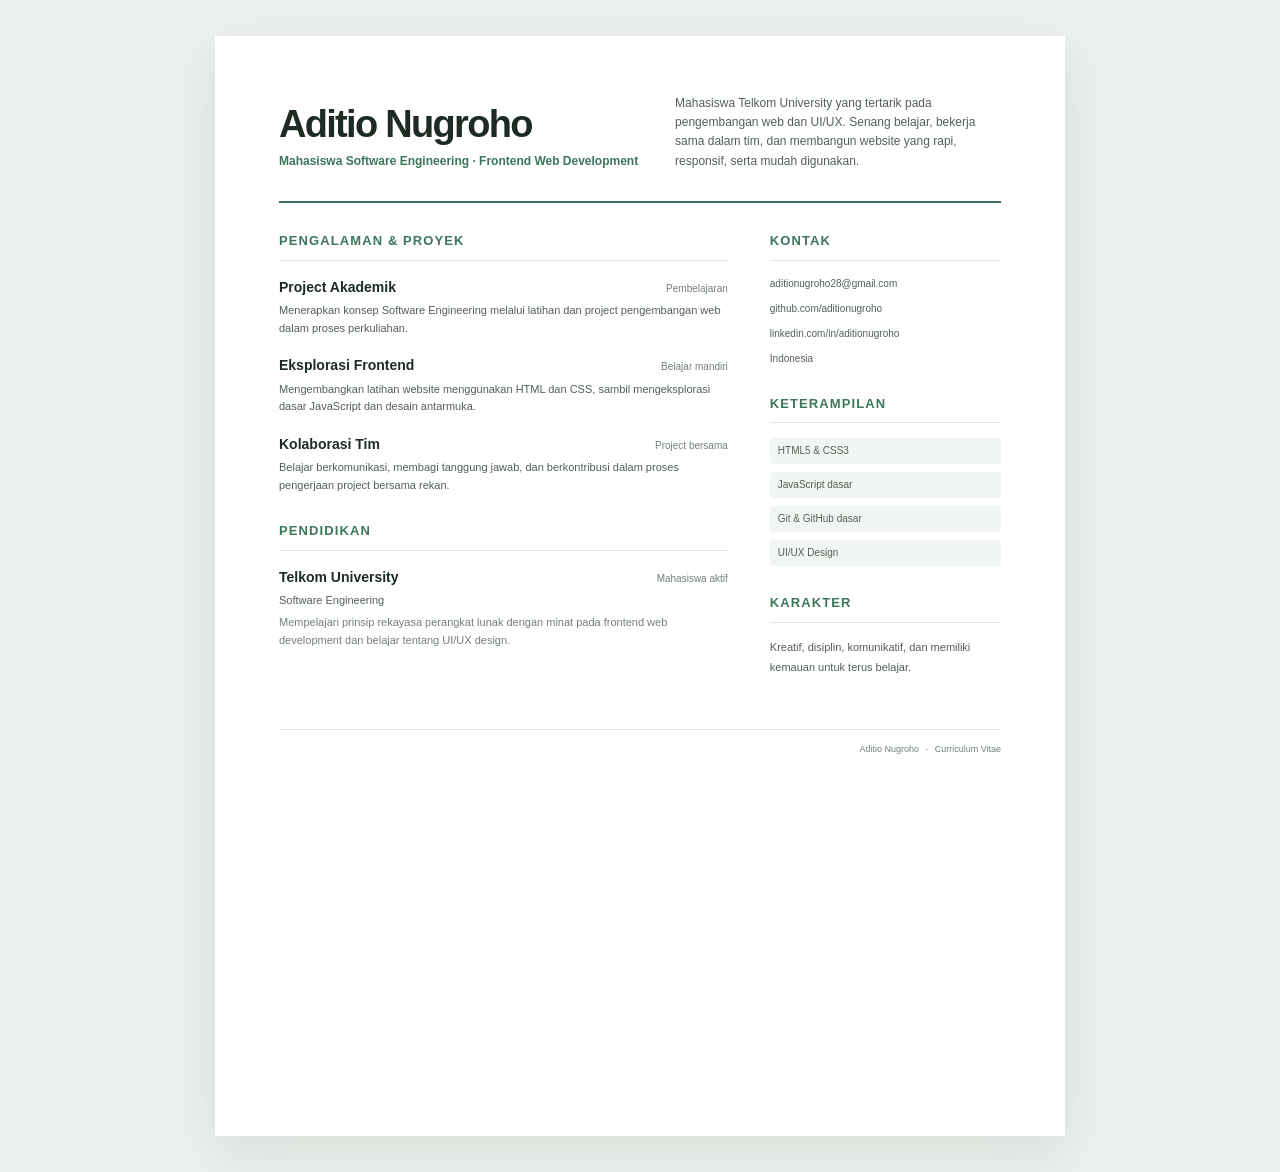
<file: 103122400008_AditioNugroho/index.html>
<!DOCTYPE html>
<html lang="id">
<head>
  <meta charset="UTF-8">
  <meta name="viewport" content="width=device-width, initial-scale=1.0">
  <meta name="description" content="Curriculum vitae Aditio Nugroho, mahasiswa Software Engineering yang tertarik pada frontend web development.">
  <title>CV | Aditio Nugroho</title>
  <link rel="stylesheet" href="styles.css">
</head>
<body>
  <main class="cv">
    <header class="profile">
      <div>
        <h1>Aditio Nugroho</h1>
        <p class="role">Mahasiswa Software Engineering · Frontend Web Development</p>
      </div>
      <p class="intro">Mahasiswa Telkom University yang tertarik pada pengembangan web dan UI/UX. Senang belajar, bekerja sama dalam tim, dan membangun website yang rapi, responsif, serta mudah digunakan.</p>
    </header>

    <div class="content">
      <div class="main-column">
        <section class="section">
          <h2>Pengalaman &amp; Proyek</h2>
          <article class="entry">
            <div class="entry-heading">
              <h3>Project Akademik</h3>
              <span>Pembelajaran</span>
            </div>
            <p>Menerapkan konsep Software Engineering melalui latihan dan project pengembangan web dalam proses perkuliahan.</p>
          </article>
          <article class="entry">
            <div class="entry-heading">
              <h3>Eksplorasi Frontend</h3>
              <span>Belajar mandiri</span>
            </div>
            <p>Mengembangkan latihan website menggunakan HTML dan CSS, sambil mengeksplorasi dasar JavaScript dan desain antarmuka.</p>
          </article>
          <article class="entry">
            <div class="entry-heading">
              <h3>Kolaborasi Tim</h3>
              <span>Project bersama</span>
            </div>
            <p>Belajar berkomunikasi, membagi tanggung jawab, dan berkontribusi dalam proses pengerjaan project bersama rekan.</p>
          </article>
        </section>

        <section class="section education">
          <h2>Pendidikan</h2>
          <article class="entry">
            <div class="entry-heading">
              <h3>Telkom University</h3>
              <span>Mahasiswa aktif</span>
            </div>
            <p>Software Engineering</p>
            <p class="muted">Mempelajari prinsip rekayasa perangkat lunak dengan minat pada frontend web development dan belajar tentang UI/UX design.</p>
          </article>
        </section>
      </div>

      <aside class="sidebar">
        <section class="section">
          <h2>Kontak</h2>
          <ul class="contact-list">
            <li><a href="mailto:aditionugroho28@gmail.com">aditionugroho28@gmail.com</a></li>
            <li><a href="https://github.com/aditionugroho">github.com/aditionugroho</a></li>
            <li><a href="https://www.linkedin.com/in/aditionugroho">linkedin.com/in/aditionugroho</a></li>
            <li>Indonesia</li>
          </ul>
        </section>

        <section class="section">
          <h2>Keterampilan</h2>
          <ul class="skill-list">
            <li>HTML5 &amp; CSS3</li>
            <li>JavaScript dasar</li>
            <li>Git &amp; GitHub dasar</li>
            <li>UI/UX Design</li>
          </ul>
        </section>

        <section class="section">
          <h2>Karakter</h2>
          <p class="sidebar-copy">Kreatif, disiplin, komunikatif, dan memiliki kemauan untuk terus belajar.</p>
        </section>
      </aside>
    </div>

    <footer class="cv-footer">Aditio Nugroho <span>·</span> Curriculum Vitae</footer>
  </main>
</body>
</html>
</file>
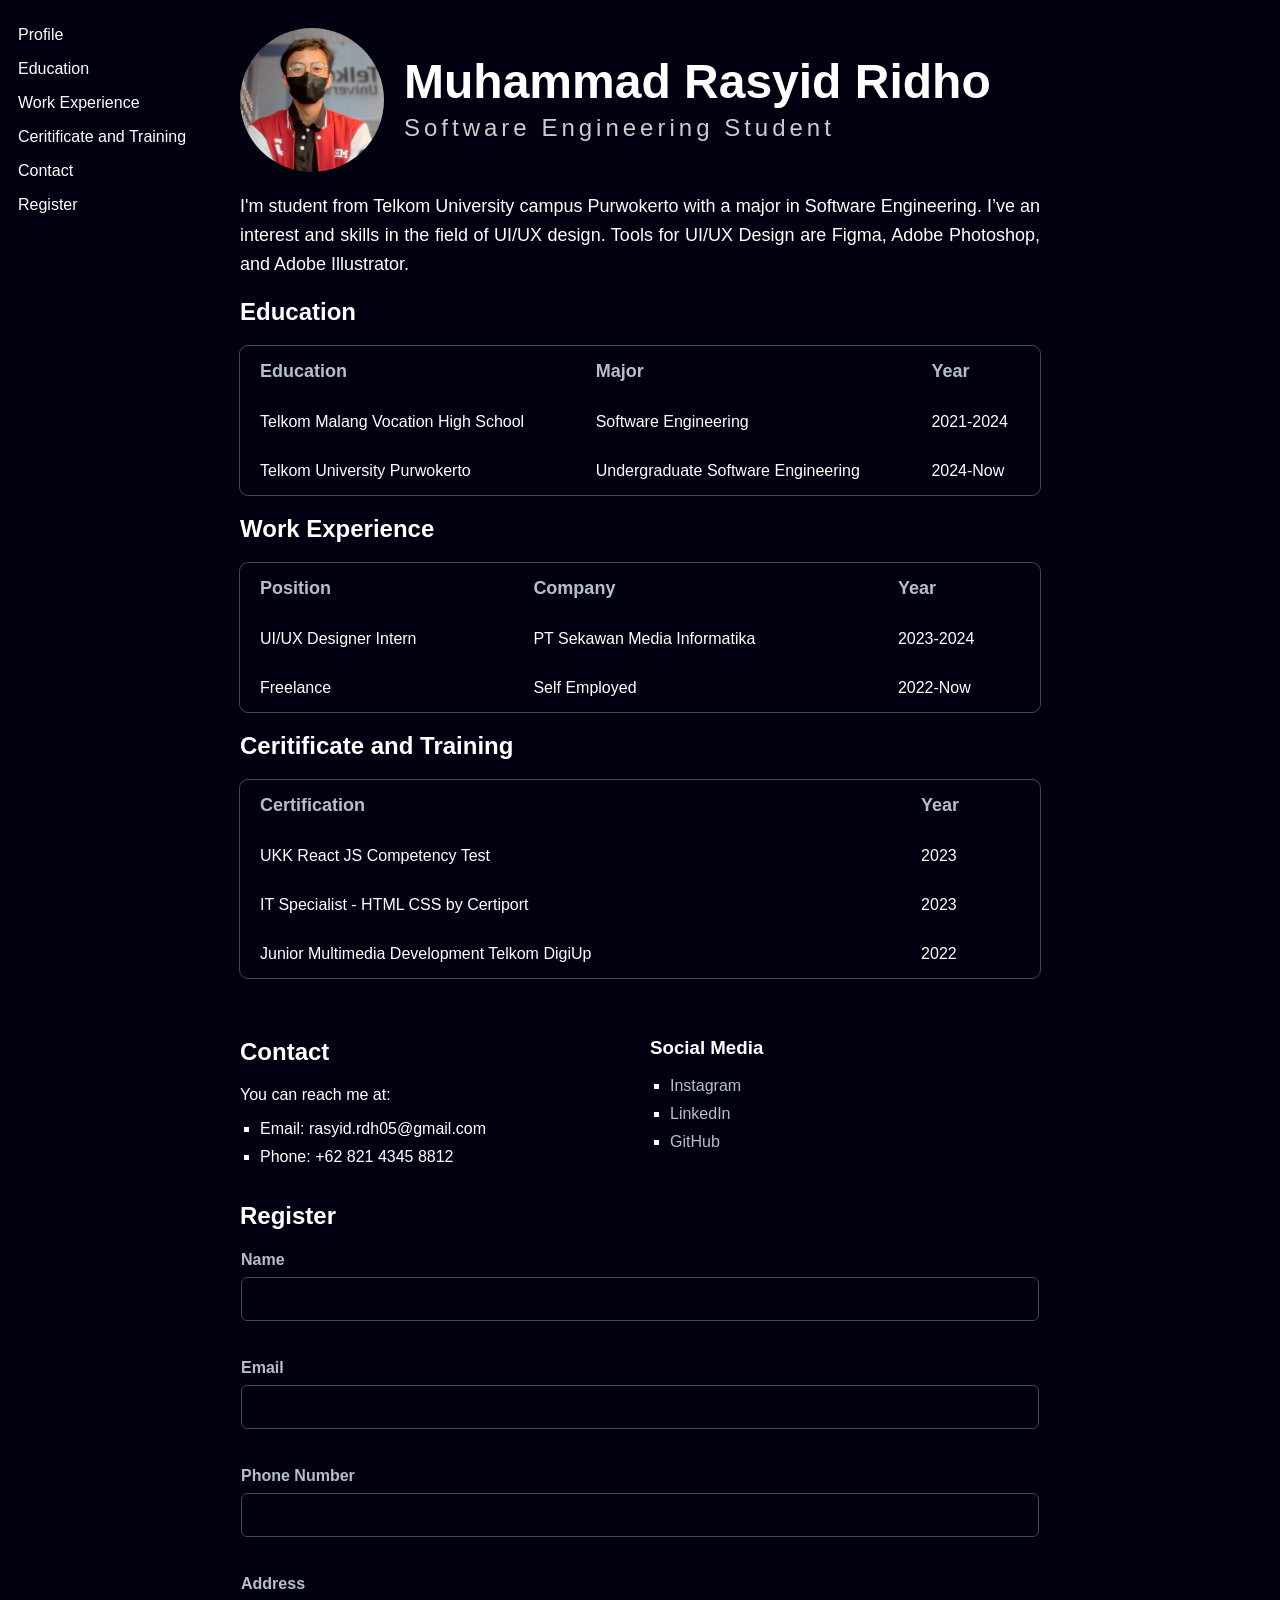
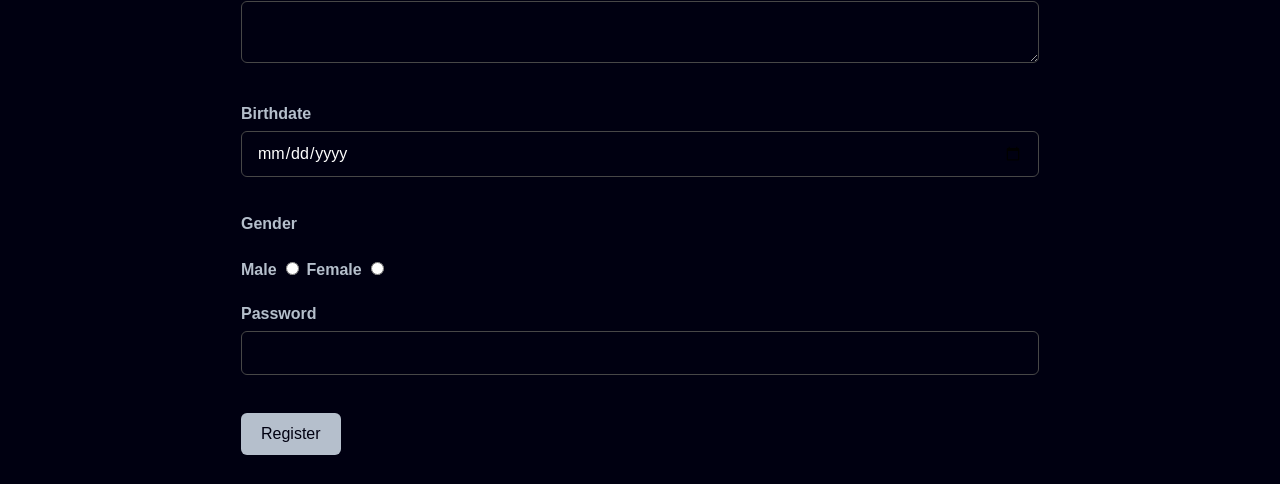
<file: 103122400018_MuhammadRasyidRidho/index.html>
<!doctype html>
<html lang="en">
  <head>
    <meta charset="UTF-8" />
    <meta name="viewport" content="width=device-width, initial-scale=1.0" />
    <title>Index</title>
    <link rel="stylesheet" href="style.css" />
  </head>
  <body>
    <aside>
      <nav>
        <ul>
          <li><a href="#profile">Profile</a></li>
          <li><a href="#education">Education</a></li>
          <li><a href="#work-experience">Work Experience</a></li>
          <li><a href="#ceritificate">Ceritificate and Training</a></li>
          <li><a href="#contact">Contact</a></li>
          <li><a href="#Register">Register</a></li>
        </ul>
      </nav>
    </aside>
    <main>
      <section id="profile">
        <div class="profile">
          <div class="profile-header">
            <img src="me.jpeg" alt="My Photo" width="144" height="144" />
            <div class="profile-info">
              <h1>Muhammad Rasyid Ridho</h1>
              <h4>Software Engineering Student</h4>
            </div>
          </div>

          <p class="profile-description">
            I'm student from Telkom University campus Purwokerto with a major in
            Software Engineering. I’ve an interest and skills in the field of
            UI/UX design. Tools for UI/UX Design are Figma, Adobe Photoshop, and
            Adobe Illustrator.
          </p>
        </div>
      </section>

      <section id="education">
        <h2>Education</h2>
        <table>
          <tr>
            <th>Education</th>
            <th>Major</th>
            <th>Year</th>
          </tr>
          <tr>
            <td>Telkom Malang Vocation High School</td>
            <td>Software Engineering</td>
            <td>2021-2024</td>
          </tr>
          <tr>
            <td>Telkom University Purwokerto</td>
            <td>Undergraduate Software Engineering</td>
            <td>2024-Now</td>
          </tr>
        </table>
      </section>

      <section id="work-experience">
        <h2>Work Experience</h2>
        <table>
          <tr>
            <th>Position</th>
            <th>Company</th>
            <th>Year</th>
          </tr>
          <tr>
            <td>UI/UX Designer Intern</td>
            <td>PT Sekawan Media Informatika</td>
            <td>2023-2024</td>
          </tr>
          <tr>
            <td>Freelance</td>
            <td>Self Employed</td>
            <td>2022-Now</td>
          </tr>
        </table>
      </section>

      <section id="ceritificate">
        <h2>Ceritificate and Training</h2>
        <table>
          <tr>
            <th>Certification</th>
            <th>Year</th>
          </tr>
          <tr>
            <td>UKK React JS Competency Test</td>
            <td>2023</td>
          </tr>
          <tr>
            <td>IT Specialist - HTML CSS by Certiport</td>
            <td>2023</td>
          </tr>
          <tr>
            <td>Junior Multimedia Development Telkom DigiUp</td>
            <td>2022</td>
          </tr>
        </table>
      </section>

      <section id="contact" class="contact-section">
        <div class="contact">
          <h2>Contact</h2>
          <p>You can reach me at:</p>
          <ul>
            <li>Email: rasyid.rdh05@gmail.com</li>
            <li>Phone: +62 821 4345 8812</li>
          </ul>  
        </div>
        <div class="social-media">
          <h3>Social Media</h3>
          <ul>
            <li>
              <a href="https://www.instagram.com/rasyidrdh05/" target="_blank"
                >Instagram</a
              >
            </li>
            <li>
              <a
                href="https://www.linkedin.com/in/rasyidridho05/"
                target="_blank"
                >LinkedIn</a
              >
            </li>
            <li>
              <a href="https://github.com/rasyidridho05" target="_blank"
                >GitHub</a
              >
            </li>
          </ul>
        </div>
      </section>

      <section id="Register">
        <h2>Register</h2>
        <form action="" method="post">
          <label for="Nama">Name</label>
          <input
            type="text"
            id="username"
            name="username"
            required
          /><br /><br />

          <label for="Email">Email</label>
          <input type="email" id="email" name="email" required /><br /><br />

          <label for="Phone Number">Phone Number</label>
          <input type="number" id="phone" name="phone" required /><br /><br />

          <label for="Address">Address</label>
          <textarea name="address" id="address"></textarea><br /><br />

          <label for="Birthdate">Birthdate</label>
          <input
            type="date"
            id="birthdate"
            name="birthdate"
            required
          /><br /><br />

          <label for="Gender">Gender</label> <br /><br />
          <label for="gender">Male</label>
          <input type="radio" id="gender" name="gender" value="Male" required />
          <label for="gender">Female</label>
          <input
            type="radio"
            id="gender"
            name="gender"
            value="Female"
            required
          /><br /><br />

          <label for="password">Password</label>
          <input
            type="password"
            id="password"
            name="password"
            required
          /><br /><br />

          <input type="submit" value="Register" />
        </form>
      </section>
    </main>
  </body>
</html>
</file>
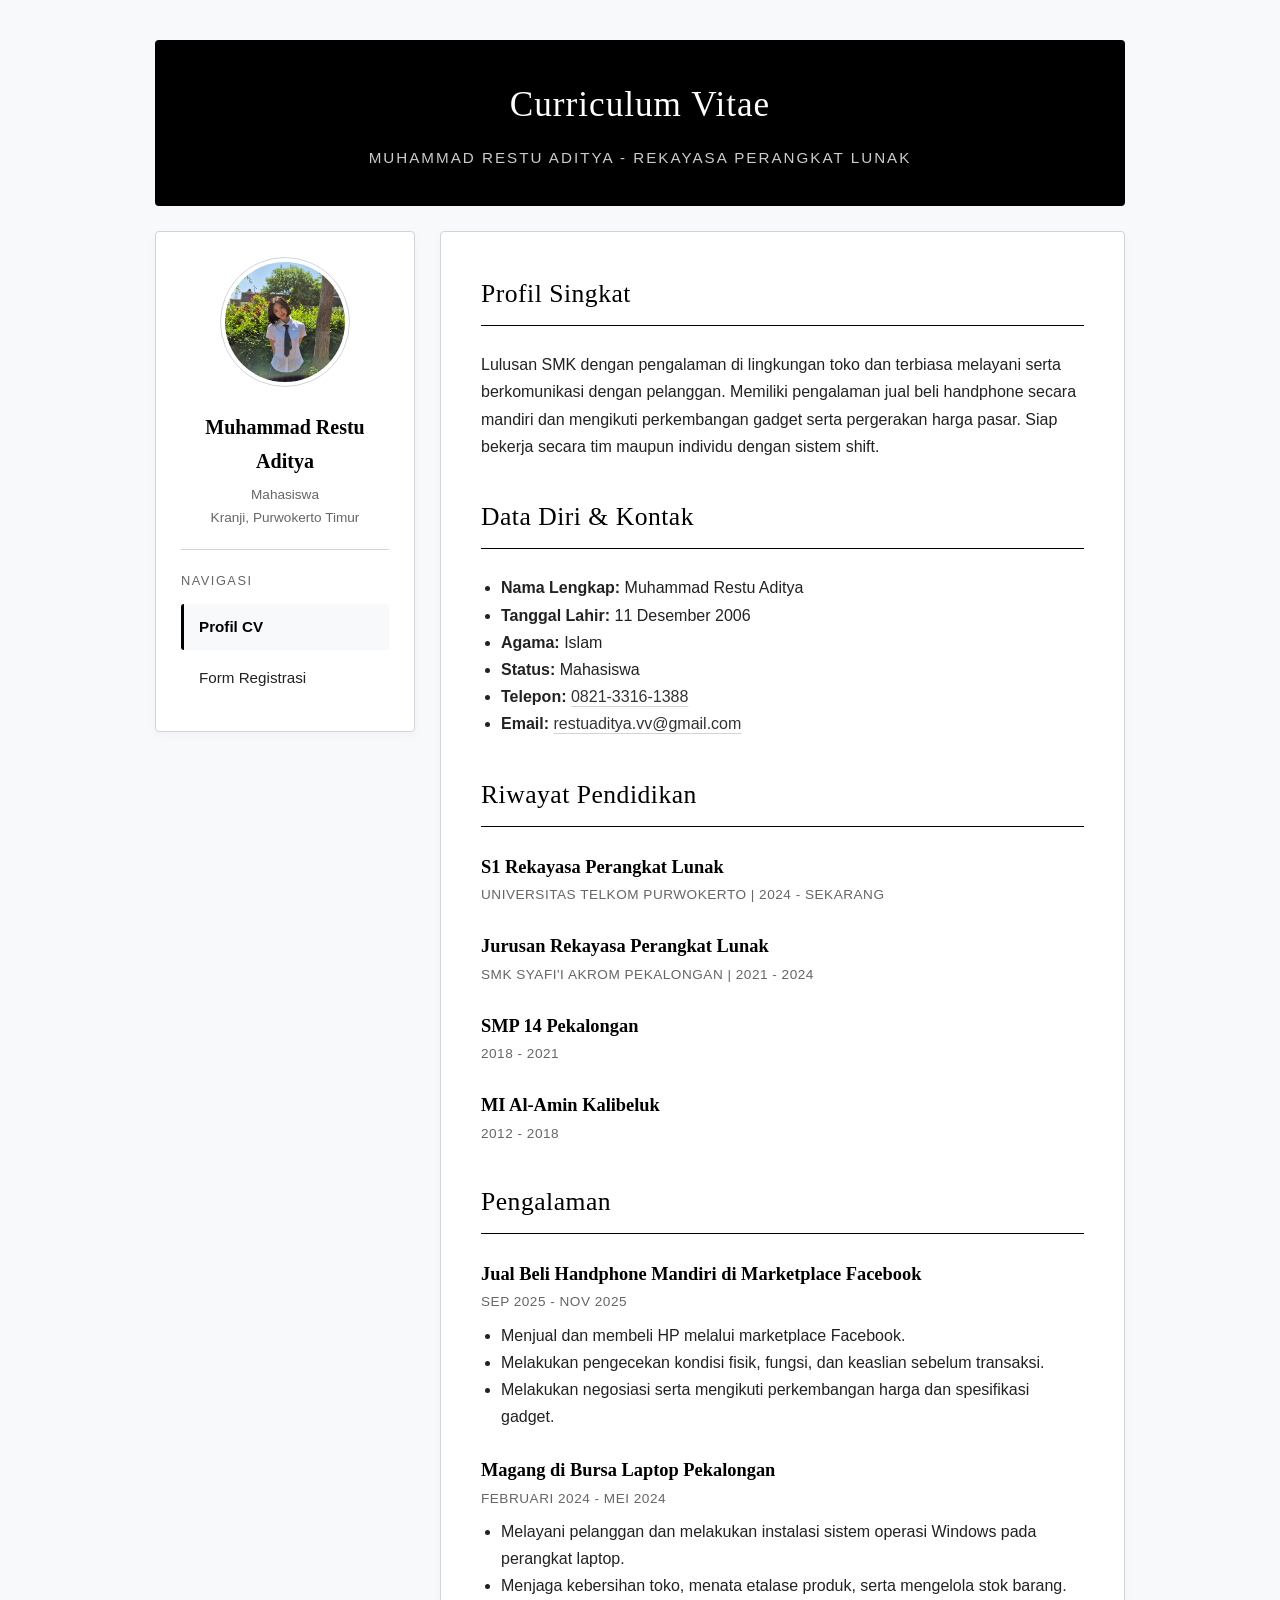
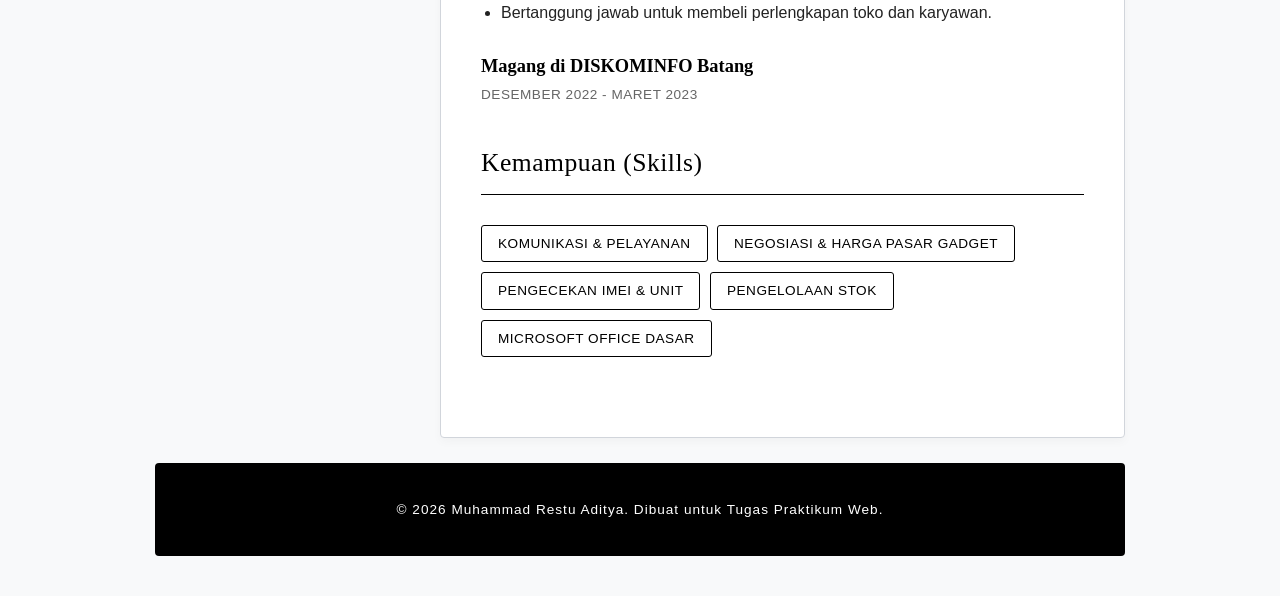
<file: 103122400022_MuhammadRestuAditya/index.html>
<!-- Watermark: [103122400022] - Muhammad Restu Aditya -->
<!DOCTYPE html>
<html lang="id">
<head>
    <meta charset="UTF-8">
    <meta name="viewport" content="width=device-width, initial-scale=1.0">
    <title>CV - Muhammad Restu Aditya</title>
    <link rel="stylesheet" href="style.css">
</head>
<body>
    <div class="wrap">
        <header id="header">
            <h1>Curriculum Vitae</h1>
            <p class="sub">Muhammad Restu Aditya - Rekayasa Perangkat Lunak</p>
        </header>

        <nav id="sidebar">
            <div class="kartu-profil">
                <img class="avatar" src="jiwoo.jpg">
                <h4>Muhammad Restu Aditya</h4>
                <p>Mahasiswa</p>
                <p>Kranji, Purwokerto Timur</p>
            </div>
            <h3>Navigasi</h3>
            <ul>
                <li><a class="aktif" href="index.html">Profil CV</a></li>
                <li><a href="registrasi.html">Form Registrasi</a></li>
            </ul>
        </nav>

        <main id="konten">
            <section id="profil">
                <h2>Profil Singkat</h2>
                <p>Lulusan SMK dengan pengalaman di lingkungan toko dan terbiasa melayani serta berkomunikasi dengan pelanggan. Memiliki pengalaman jual beli handphone secara mandiri dan mengikuti perkembangan gadget serta pergerakan harga pasar. Siap bekerja secara tim maupun individu dengan sistem shift.</p>
            </section>

            <section id="data-diri">
                <h2>Data Diri & Kontak</h2>
                <ul>
                    <li><strong>Nama Lengkap:</strong> Muhammad Restu Aditya</li>
                    <li><strong>Tanggal Lahir:</strong> 11 Desember 2006</li>
                    <li><strong>Agama:</strong> Islam</li>
                    <li><strong>Status:</strong> Mahasiswa</li>
                    <li><strong>Telepon:</strong> <a href="tel:082133161388">0821-3316-1388</a></li>
                    <li><strong>Email:</strong> <a href="mailto:restuaditya.vv@gmail.com">restuaditya.vv@gmail.com</a></li>
                </ul>
            </section>

            <section id="pendidikan">
                <h2>Riwayat Pendidikan</h2>
                <article>
                    <h4>S1 Rekayasa Perangkat Lunak</h4>
                    <p><em>Universitas Telkom Purwokerto | 2024 - Sekarang</em></p>
                </article>
                <article>
                    <h4>Jurusan Rekayasa Perangkat Lunak</h4>
                    <p><em>SMK Syafi'i Akrom Pekalongan | 2021 - 2024</em></p>
                </article>
                <article>
                    <h4>SMP 14 Pekalongan</h4>
                    <p><em>2018 - 2021</em></p>
                </article>
                <article>
                    <h4>MI Al-Amin Kalibeluk</h4>
                    <p><em>2012 - 2018</em></p>
                </article>
            </section>

            <section id="pengalaman">
                <h2>Pengalaman</h2>
                <article>
                    <h4>Jual Beli Handphone Mandiri di Marketplace Facebook</h4>
                    <p><em>Sep 2025 - Nov 2025</em></p>
                    <ul>
                        <li>Menjual dan membeli HP melalui marketplace Facebook.</li>
                        <li>Melakukan pengecekan kondisi fisik, fungsi, dan keaslian sebelum transaksi.</li>
                        <li>Melakukan negosiasi serta mengikuti perkembangan harga dan spesifikasi gadget.</li>
                    </ul>
                </article>
                <article>
                    <h4>Magang di Bursa Laptop Pekalongan</h4>
                    <p><em>Februari 2024 - Mei 2024</em></p>
                    <ul>
                        <li>Melayani pelanggan dan melakukan instalasi sistem operasi Windows pada perangkat laptop.</li>
                        <li>Menjaga kebersihan toko, menata etalase produk, serta mengelola stok barang.</li>
                        <li>Bertanggung jawab untuk membeli perlengkapan toko dan karyawan.</li>
                    </ul>
                </article>
                <article>
                    <h4>Magang di DISKOMINFO Batang</h4>
                    <p><em>Desember 2022 - Maret 2023</em></p>
                </article>
            </section>

            <section id="kemampuan">
                <h2>Kemampuan (Skills)</h2>
                <div class="skills-list">
                    <span>Komunikasi & Pelayanan</span>
                    <span>Negosiasi & Harga Pasar Gadget</span>
                    <span>Pengecekan IMEI & Unit</span>
                    <span>Pengelolaan Stok</span>
                    <span>Microsoft Office Dasar</span>
                </div>
            </section>
        </main>

        <footer id="footer">
            <p>&copy; 2026 Muhammad Restu Aditya. Dibuat untuk Tugas Praktikum Web.</p>
        </footer>
    </div>
</body>
</html>
</file>
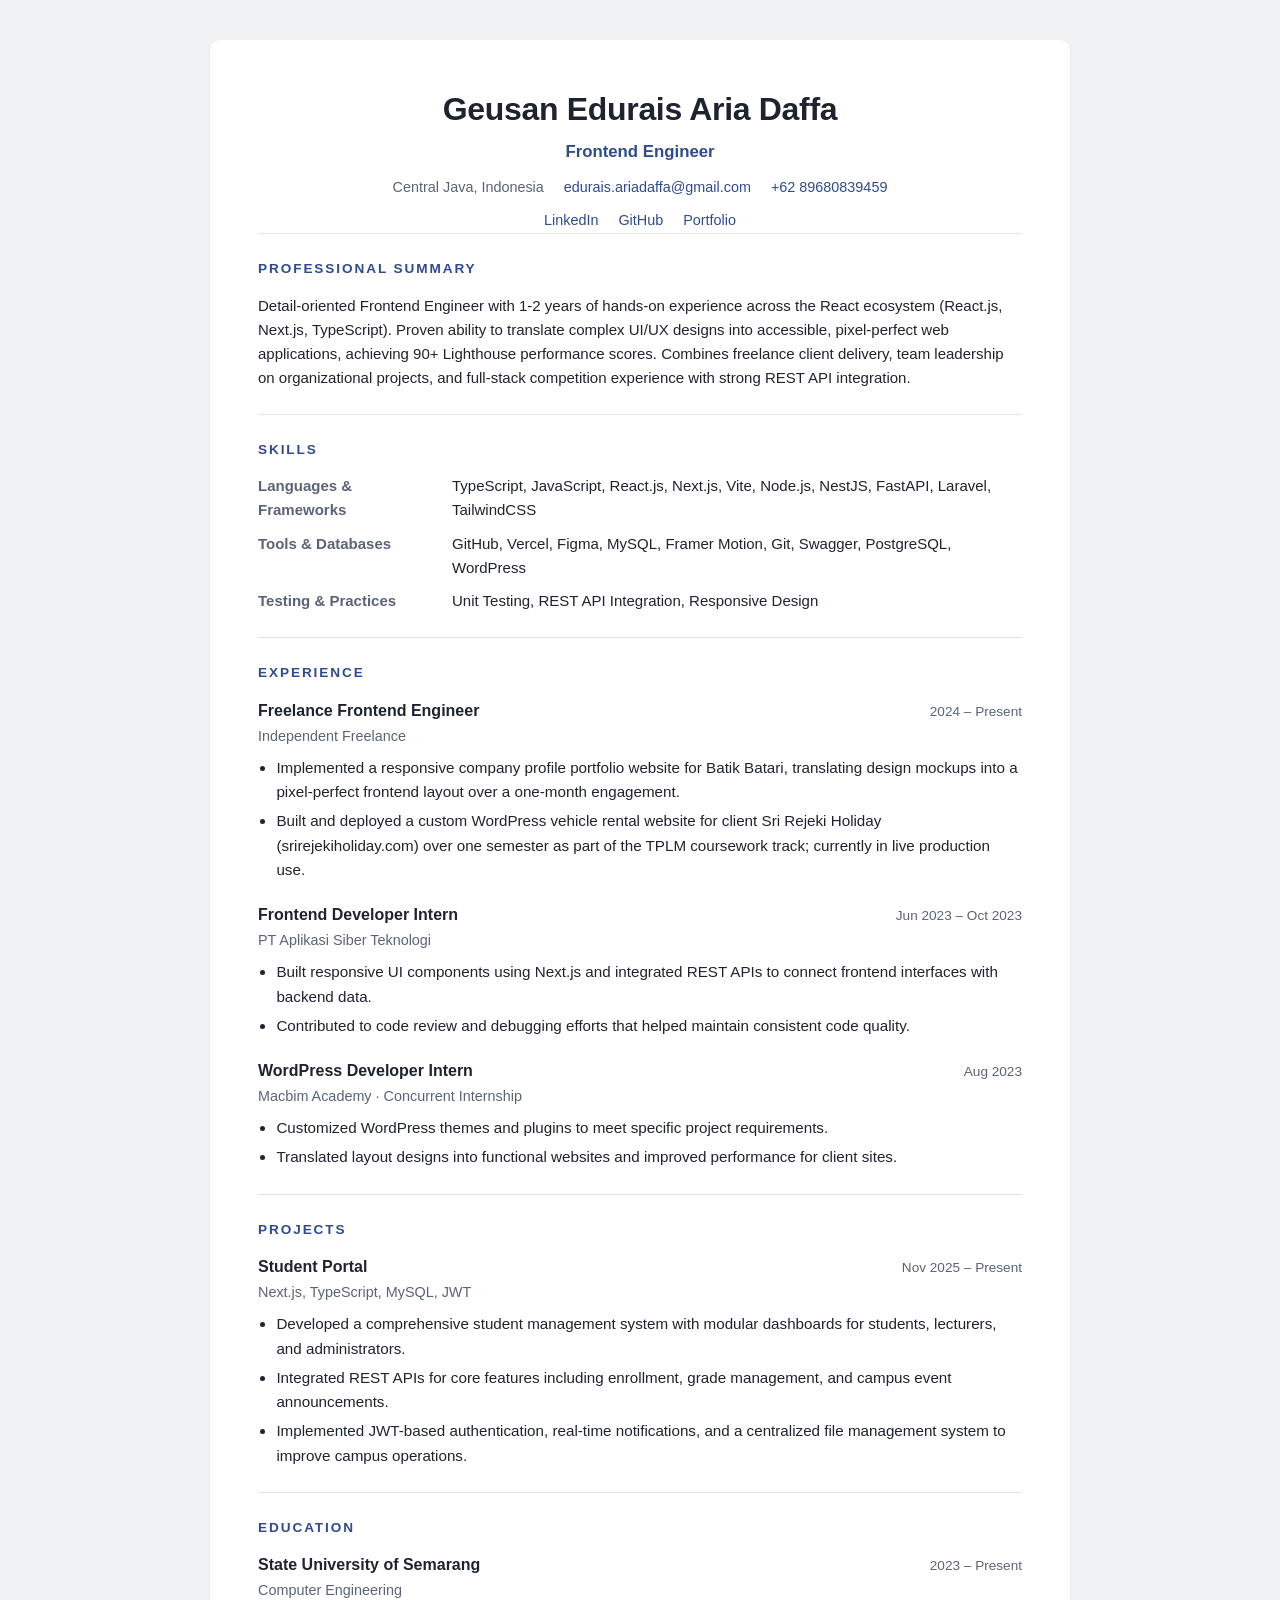
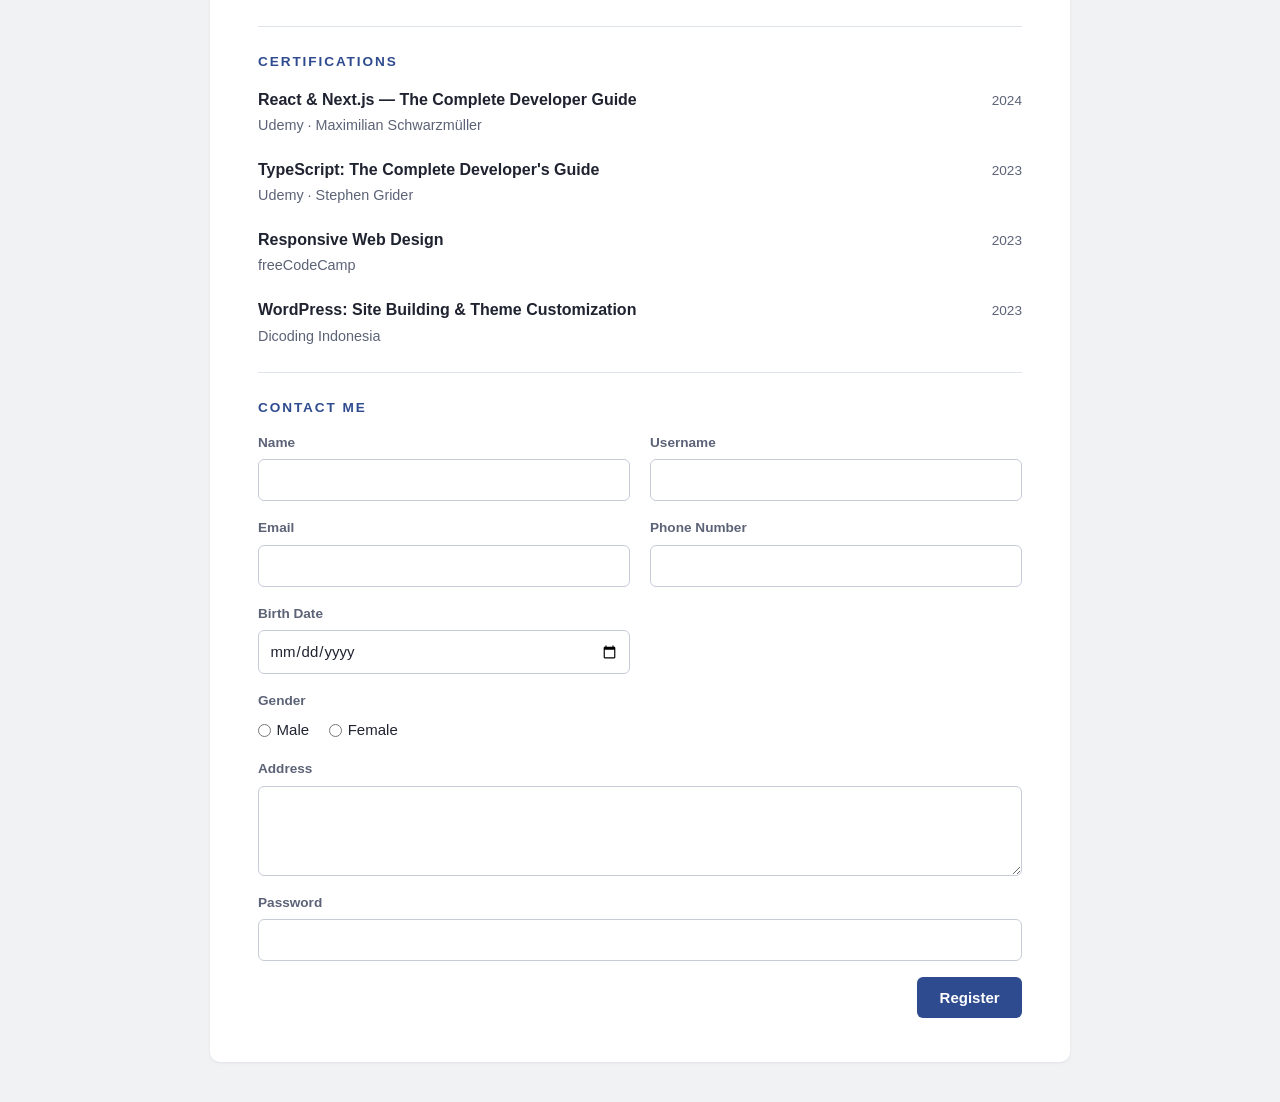
<file: 103122400026_GeusanEduraisAriaDaffa/index.html>
<!DOCTYPE html>
<html lang="en">

<head>
  <meta charset="UTF-8">
  <meta name="viewport" content="width=device-width, initial-scale=1.0">
  <title>Geusan Edurais Aria Daffa &mdash; Frontend Engineer</title>
  <link rel="stylesheet" href="style.css">
</head>

<body>
  <div class="container">

    <header class="header">
      <h1>Geusan Edurais Aria Daffa</h1>
      <p class="role">Frontend Engineer</p>
      <p class="contact-info">
        <span>Central Java, Indonesia</span>
        <a href="mailto:edurais.ariadaffa@gmail.com">edurais.ariadaffa@gmail.com</a>
        <a href="tel:+6289680839459">+62 89680839459</a>
      </p>
      <p class="links">
        <a href="https://www.linkedin.com/in/geusan-edurais-aria-daffa-688b49278/">LinkedIn</a>
        <a href="https://github.com/geusan31">GitHub</a>
        <a href="https://geusanedurais.vercel.app">Portfolio</a>
      </p>
    </header>

    <section class="section summary">
      <h2>Professional Summary</h2>
      <p>Detail-oriented Frontend Engineer with 1-2 years of hands-on experience across the React ecosystem (React.js,
        Next.js,
        TypeScript). Proven ability to translate complex UI/UX designs into accessible, pixel-perfect web applications,
        achieving 90+ Lighthouse performance scores. Combines freelance client delivery, team leadership on
        organizational projects, and full-stack competition experience with strong REST API integration.</p>
    </section>

    <section class="section skills">
      <h2>Skills</h2>
      <dl class="skill-list">
        <dt>Languages &amp; Frameworks</dt>
        <dd>TypeScript, JavaScript, React.js, Next.js, Vite, Node.js, NestJS, FastAPI, Laravel, TailwindCSS</dd>

        <dt>Tools &amp; Databases</dt>
        <dd>GitHub, Vercel, Figma, MySQL, Framer Motion, Git, Swagger, PostgreSQL, WordPress</dd>

        <dt>Testing &amp; Practices</dt>
        <dd>Unit Testing, REST API Integration, Responsive Design</dd>
      </dl>
    </section>

    <section class="section experience">
      <h2>Experience</h2>

      <div class="item">
        <div class="item-head">
          <div class="item-info">
            <h3 class="item-title">Freelance Frontend Engineer</h3>
            <p class="item-org">Independent Freelance</p>
          </div>
          <p class="item-date">2024 &ndash; Present</p>
        </div>
        <ul class="item-points">
          <li>Implemented a responsive company profile portfolio website for Batik Batari, translating design mockups
            into a pixel-perfect frontend layout over a one-month engagement.</li>
          <li>Built and deployed a custom WordPress vehicle rental website for client Sri Rejeki Holiday
            (srirejekiholiday.com) over one semester as part of the TPLM coursework track; currently in live production
            use.</li>
        </ul>
      </div>

      <div class="item">
        <div class="item-head">
          <div class="item-info">
            <h3 class="item-title">Frontend Developer Intern</h3>
            <p class="item-org">PT Aplikasi Siber Teknologi</p>
          </div>
          <p class="item-date">Jun 2023 &ndash; Oct 2023</p>
        </div>
        <ul class="item-points">
          <li>Built responsive UI components using Next.js and integrated REST APIs to connect frontend interfaces with
            backend data.</li>
          <li>Contributed to code review and debugging efforts that helped maintain consistent code quality.</li>
        </ul>
      </div>

      <div class="item">
        <div class="item-head">
          <div class="item-info">
            <h3 class="item-title">WordPress Developer Intern</h3>
            <p class="item-org">Macbim Academy &middot; Concurrent Internship</p>
          </div>
          <p class="item-date">Aug 2023</p>
        </div>
        <ul class="item-points">
          <li>Customized WordPress themes and plugins to meet specific project requirements.</li>
          <li>Translated layout designs into functional websites and improved performance for client sites.</li>
        </ul>
      </div>
    </section>

    <section class="section projects">
      <h2>Projects</h2>

      <div class="item">
        <div class="item-head">
          <div class="item-info">
            <h3 class="item-title">Student Portal</h3>
            <p class="item-org">Next.js, TypeScript, MySQL, JWT</p>
          </div>
          <p class="item-date">Nov 2025 &ndash; Present</p>
        </div>
        <ul class="item-points">
          <li>Developed a comprehensive student management system with modular dashboards for students, lecturers, and
            administrators.</li>
          <li>Integrated REST APIs for core features including enrollment, grade management, and campus event
            announcements.</li>
          <li>Implemented JWT-based authentication, real-time notifications, and a centralized file management system
            to improve campus operations.</li>
        </ul>
      </div>
    </section>

    <section class="section education">
      <h2>Education</h2>

      <div class="item">
        <div class="item-head">
          <div class="item-info">
            <h3 class="item-title">State University of Semarang</h3>
            <p class="item-org">Computer Engineering</p>
          </div>
          <p class="item-date">2023 &ndash; Present</p>
        </div>
      </div>
    </section>

    <section class="section certifications">
      <h2>Certifications</h2>

      <div class="item">
        <div class="item-head">
          <div class="item-info">
            <h3 class="item-title">React &amp; Next.js &mdash; The Complete Developer Guide</h3>
            <p class="item-org">Udemy &middot; Maximilian Schwarzm&uuml;ller</p>
          </div>
          <p class="item-date">2024</p>
        </div>
      </div>

      <div class="item">
        <div class="item-head">
          <div class="item-info">
            <h3 class="item-title">TypeScript: The Complete Developer's Guide</h3>
            <p class="item-org">Udemy &middot; Stephen Grider</p>
          </div>
          <p class="item-date">2023</p>
        </div>
      </div>

      <div class="item">
        <div class="item-head">
          <div class="item-info">
            <h3 class="item-title">Responsive Web Design</h3>
            <p class="item-org">freeCodeCamp</p>
          </div>
          <p class="item-date">2023</p>
        </div>
      </div>

      <div class="item">
        <div class="item-head">
          <div class="item-info">
            <h3 class="item-title">WordPress: Site Building &amp; Theme Customization</h3>
            <p class="item-org">Dicoding Indonesia</p>
          </div>
          <p class="item-date">2023</p>
        </div>
      </div>

    </section>

    <section class="section contact">
      <h2>Contact Me</h2>
      <form class="form" action="" method="post">
        <div class="field">
          <label for="name">Name</label>
          <input type="text" id="name" name="name" autocomplete="name">
        </div>

        <div class="field">
          <label for="username">Username</label>
          <input type="text" id="username" name="username" autocomplete="username">
        </div>

        <div class="field">
          <label for="email">Email</label>
          <input type="email" id="email" name="email" autocomplete="email">
        </div>

        <div class="field">
          <label for="phonenumber">Phone Number</label>
          <input type="tel" id="phonenumber" name="phonenumber" autocomplete="tel">
        </div>

        <div class="field">
          <label for="birthdate">Birth Date</label>
          <input type="date" id="birthdate" name="birthdate">
        </div>

        <fieldset class="full-width radio-group">
          <legend>Gender</legend>
          <label for="male">
            <input type="radio" id="male" name="gender" value="male">
            Male
          </label>
          <label for="female">
            <input type="radio" id="female" name="gender" value="female">
            Female
          </label>
        </fieldset>

        <div class="field full-width">
          <label for="address">Address</label>
          <textarea id="address" name="address" rows="3"></textarea>
        </div>

        <div class="field full-width">
          <label for="password">Password</label>
          <input type="password" id="password" name="password" autocomplete="new-password">
        </div>

        <div class="full-width form-actions">
          <button type="submit">Register</button>
        </div>
      </form>
    </section>

  </div>
</body>

</html>
</file>
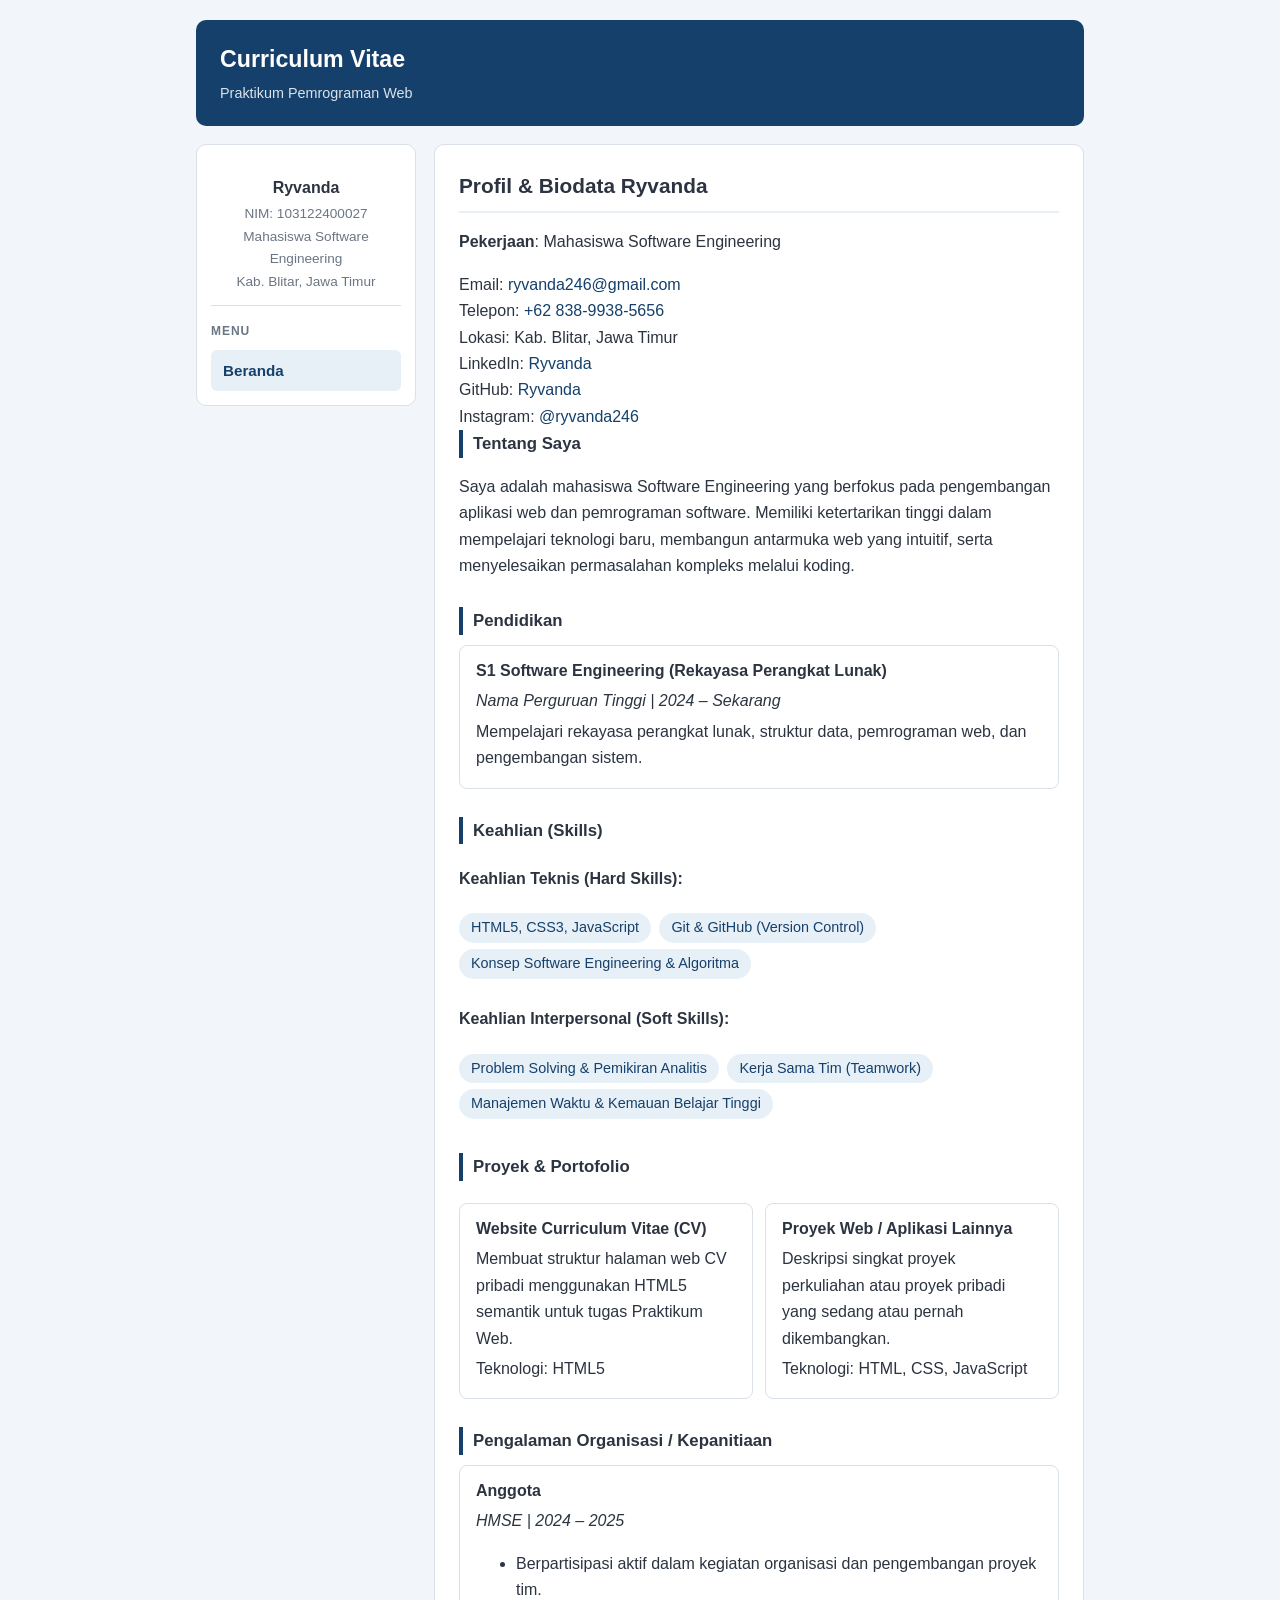
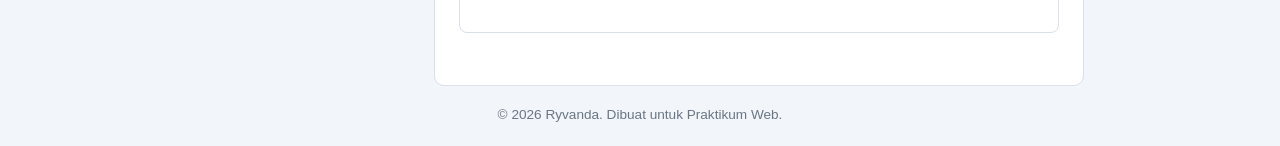
<file: 103122400027_Ryvanda/index.html>
<!-- Watermark: NIM: 103122400027 | Nama: Ryvanda -->
<!DOCTYPE html>
<html lang="id">

<head>
    <meta charset="UTF-8">
    <meta name="viewport" content="width=device-width, initial-scale=1.0">
    <title>Curriculum Vitae - Ryvanda (103122400027)</title>
    <meta name="description" content="CV Ryvanda (103122400027), Mahasiswa Software Engineering dari Kab. Blitar, Jawa Timur.">
    <link rel="stylesheet" href="style.css">
</head>

<body>
    <div class="wrap">

    <!-- Header Utama -->
    <header id="header">
        <h1>Curriculum Vitae</h1>
        <p class="sub">Praktikum Pemrograman Web</p>
    </header>

    <!-- Navigasi Sidebar -->
    <nav id="sidebar">
        <div class="kartu-profil">
            <h4>Ryvanda</h4>
            <p>NIM: 103122400027</p>
            <p>Mahasiswa Software Engineering</p>
            <p>Kab. Blitar, Jawa Timur</p>
        </div>

        <h3>Menu</h3>
        <ul>
            <li><a class="aktif" href="index.html">Beranda</a></li>
        </ul>
    </nav>

    <!-- Konten Utama -->
    <main id="konten">
        <!-- PROFIL & KONTAK -->
        <header class="header_konten">
            <h2>Profil &amp; Biodata Ryvanda</h2>
            <p><strong>Pekerjaan</strong>: Mahasiswa Software Engineering</p>

            <address>
                <ul>
                    <li>Email: <a href="mailto:ryvanda246@gmail.com">ryvanda246@gmail.com</a></li>
                    <li>Telepon: <a href="https://wa.me/6283899385656" target="_blank" rel="noopener">+62 838-9938-5656</a></li>
                    <li>Lokasi: Kab. Blitar, Jawa Timur</li>
                    <li>LinkedIn: <a href="https://www.linkedin.com/in/ryvanda-ryvanda-815738392" target="_blank" rel="noopener">Ryvanda</a></li>
                    <li>GitHub: <a href="https://github.com/Ryvanda" target="_blank" rel="noopener">Ryvanda</a></li>
                    <li>Instagram: <a href="https://www.instagram.com/ryvanda246/" target="_blank" rel="noopener">@ryvanda246</a></li>
                </ul>
            </address>
        </header>

        <!-- 1. Tentang Saya -->
        <section id="about">
            <h3>Tentang Saya</h3>
            <p>
                Saya adalah mahasiswa Software Engineering yang berfokus pada pengembangan aplikasi web dan pemrograman software. Memiliki ketertarikan tinggi dalam mempelajari teknologi baru, membangun antarmuka web yang intuitif, serta menyelesaikan permasalahan kompleks melalui koding.
            </p>
        </section>

        <!-- 2. Pendidikan -->
        <section id="education">
            <h3>Pendidikan</h3>
            <article>
                <h4>S1 Software Engineering (Rekayasa Perangkat Lunak)</h4>
                <p><em>Nama Perguruan Tinggi | 2024 &ndash; Sekarang</em></p>
                <p>Mempelajari rekayasa perangkat lunak, struktur data, pemrograman web, dan pengembangan sistem.</p>
            </article>
        </section>

        <!-- 3. Keahlian (Skills) -->
        <section id="skills">
            <h3>Keahlian (Skills)</h3>

            <div>
                <h4>Keahlian Teknis (Hard Skills):</h4>
                <ul>
                    <li>HTML5, CSS3, JavaScript</li>
                    <li>Git &amp; GitHub (Version Control)</li>
                    <li>Konsep Software Engineering &amp; Algoritma</li>
                </ul>
            </div>

            <div>
                <h4>Keahlian Interpersonal (Soft Skills):</h4>
                <ul>
                    <li>Problem Solving &amp; Pemikiran Analitis</li>
                    <li>Kerja Sama Tim (Teamwork)</li>
                    <li>Manajemen Waktu &amp; Kemauan Belajar Tinggi</li>
                </ul>
            </div>
        </section>

        <!-- 4. Proyek & Portofolio -->
        <section id="projects">
            <h3>Proyek &amp; Portofolio</h3>

            <article>
                <h4>Website Curriculum Vitae (CV)</h4>
                <p>Membuat struktur halaman web CV pribadi menggunakan HTML5 semantik untuk tugas Praktikum Web.</p>
                <p>Teknologi: HTML5</p>
            </article>

            <article>
                <h4>Proyek Web / Aplikasi Lainnya</h4>
                <p>Deskripsi singkat proyek perkuliahan atau proyek pribadi yang sedang atau pernah dikembangkan.</p>
                <p>Teknologi: HTML, CSS, JavaScript</p>
            </article>
        </section>

        <!-- 5. Pengalaman & Organisasi -->
        <section id="experience">
            <h3>Pengalaman Organisasi / Kepanitiaan</h3>
            <article>
                <h4>Anggota</h4>
                <p><em>HMSE | 2024 &ndash; 2025</em></p>
                <ul>
                    <li>Berpartisipasi aktif dalam kegiatan organisasi dan pengembangan proyek tim.</li>
                </ul>
            </article>
        </section>
    </main>

    <!-- Footer -->
    <footer id="footer">
        <p>&copy; 2026 Ryvanda. Dibuat untuk Praktikum Web.</p>
    </footer>

    </div>

</body>
</html>
</file>
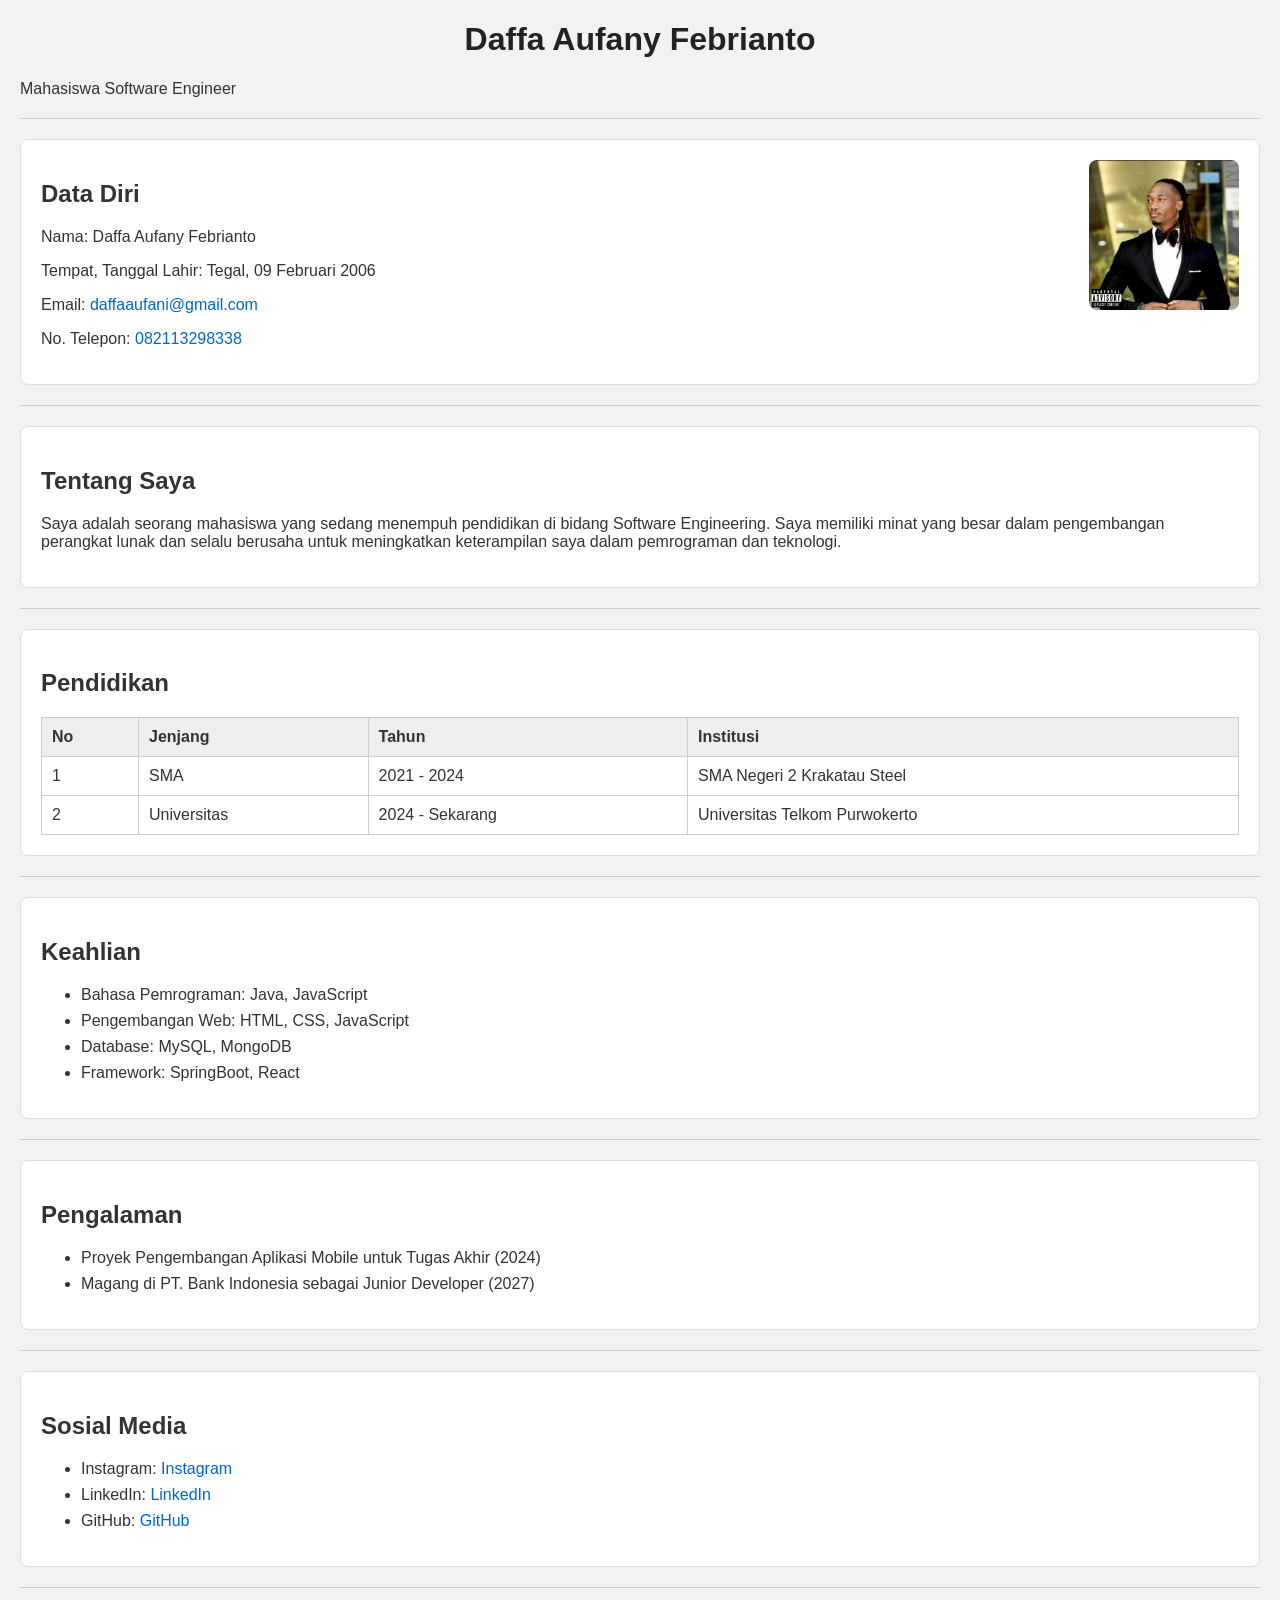
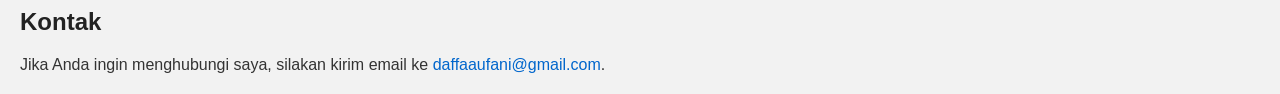
<file: 103122400029_Daffa Aufany F/index.html>
<!-- Week 3 - 103122400029_Daffa Aufany Febrianto -->
<!DOCTYPE html>
<html lang="en">
<head>
    <meta charset="UTF-8">
    <meta name="viewport" content="width=device-width, initial-scale=1.0">
    <title>CV Daffa Aufany Febrianto</title>
    <link rel="stylesheet" href="style.css">
</head>
<body>
    <h1> Daffa Aufany Febrianto</h1>
    <p>Mahasiswa Software Engineer</p>
    <hr>

    <div class="Biodata">
        <h2>Data Diri</h2>
        <p>Nama: Daffa Aufany Febrianto</p>
        <p>Tempat, Tanggal Lahir: Tegal, 09 Februari 2006</p>
        <p>Email: <a href="mailto:daffaaufani@gmail.com">daffaaufani@gmail.com</a></p>
        <p>No. Telepon: <a href="tel:082113298338">082113298338</a></p>
        <img src="foto.jpg" alt="Foto Daffa" width="200">
    </div>
    <hr>

    <div class="About">
        <h2>Tentang Saya</h2>
        <p>Saya adalah seorang mahasiswa yang sedang menempuh pendidikan di bidang Software Engineering. Saya memiliki minat yang besar dalam pengembangan perangkat lunak dan selalu berusaha untuk meningkatkan keterampilan saya dalam pemrograman dan teknologi.</p>
    </div>
    <hr>

    <div class="Education">
        <h2>Pendidikan</h2>
        <table border="1">
            <tr>
                <th>No</th>
                <th>Jenjang</th>
                <th>Tahun</th>
                <th>Institusi</th>
            </tr>
            <tr>
                <td>1</td>
                <td>SMA</td>
                <td>2021 - 2024</td>
                <td>SMA Negeri 2 Krakatau Steel</td>
            </tr>
    
            <tr>
                <td>2</td>
                <td>Universitas</td>
                <td> 2024 - Sekarang</td>
                <td>Universitas Telkom Purwokerto</td>
    
        </table>
    </div>
    <hr>

    <div class="Skill">
        <h2>Keahlian</h2>
        <ul>
            <li>Bahasa Pemrograman: Java, JavaScript</li>
            <li>Pengembangan Web: HTML, CSS, JavaScript</li>
            <li>Database: MySQL, MongoDB</li>
            <li>Framework: SpringBoot, React</li>
        </ul>
    </div>
    <hr>

    <div class="Exp">
        <h2>Pengalaman</h2>
        <ul>
            
            <li>Proyek Pengembangan Aplikasi Mobile untuk Tugas Akhir (2024)</li>
            <li>Magang di PT. Bank Indonesia sebagai Junior Developer (2027)</li>
        </ul>
    </div>
    <hr>

    <div class="Medsos">
        
    <h2>Sosial Media</h2>

    <ul>
        <li>
            Instagram:
            <a href="https://www.instagram.com/daffaaf_09" target="_blank">
                Instagram
            </a>
        </li>

        <li>
            LinkedIn:
            <a href="https://www.linkedin.com/in/daffa-aufany-febrianto" target="_blank">
                LinkedIn
            </a>
        </li>

        <li>
            GitHub:
            <a href="https://github.com/DaffaA09" target="_blank">
                GitHub
            </a>
        </li>
    </ul>  
    </div>
    <hr>

    <h2>Kontak</h2>
    <p>Jika Anda ingin menghubungi saya, silakan kirim email ke <a href="mailto:daffaaufani@gmail.com">daffaaufani@gmail.com</a>.</p>
    <!-- <hr><br> -->
    <!-- <div>
        <h2>Form register</h2>

        <form>
            <label for="name">Nama:</label>
            <input type="text" id="name" name="Nama" required><br><br>

            <label for="birthdate">Tanggal Lahir:</label>
            <input type="date" id="birthdate" name="birthdate" required><br><br>

            <label for="alamat">Alamat:</label>
            <textarea id="alamat" name="alamat" required></textarea><br><br>

            <label for="no_telepon">No. Telepon:</label>
            <input type="number" id="no_telepon" name="no_telepon" required><br><br>

            <label for="gender">Jenis Kelamin:</label>
            <input type="radio" id="pria" name="gender" value="Laki-laki" required>
            <label for="male">Laki-laki</label>
            <input type="radio" id="wanita" name="gender" value="Perempuan" required>
            <label for="female">Perempuan</label> <br><br>

            

            <input type="submit" value="Daftar">
        </form>
    </div> -->
</body>
</html>
</file>
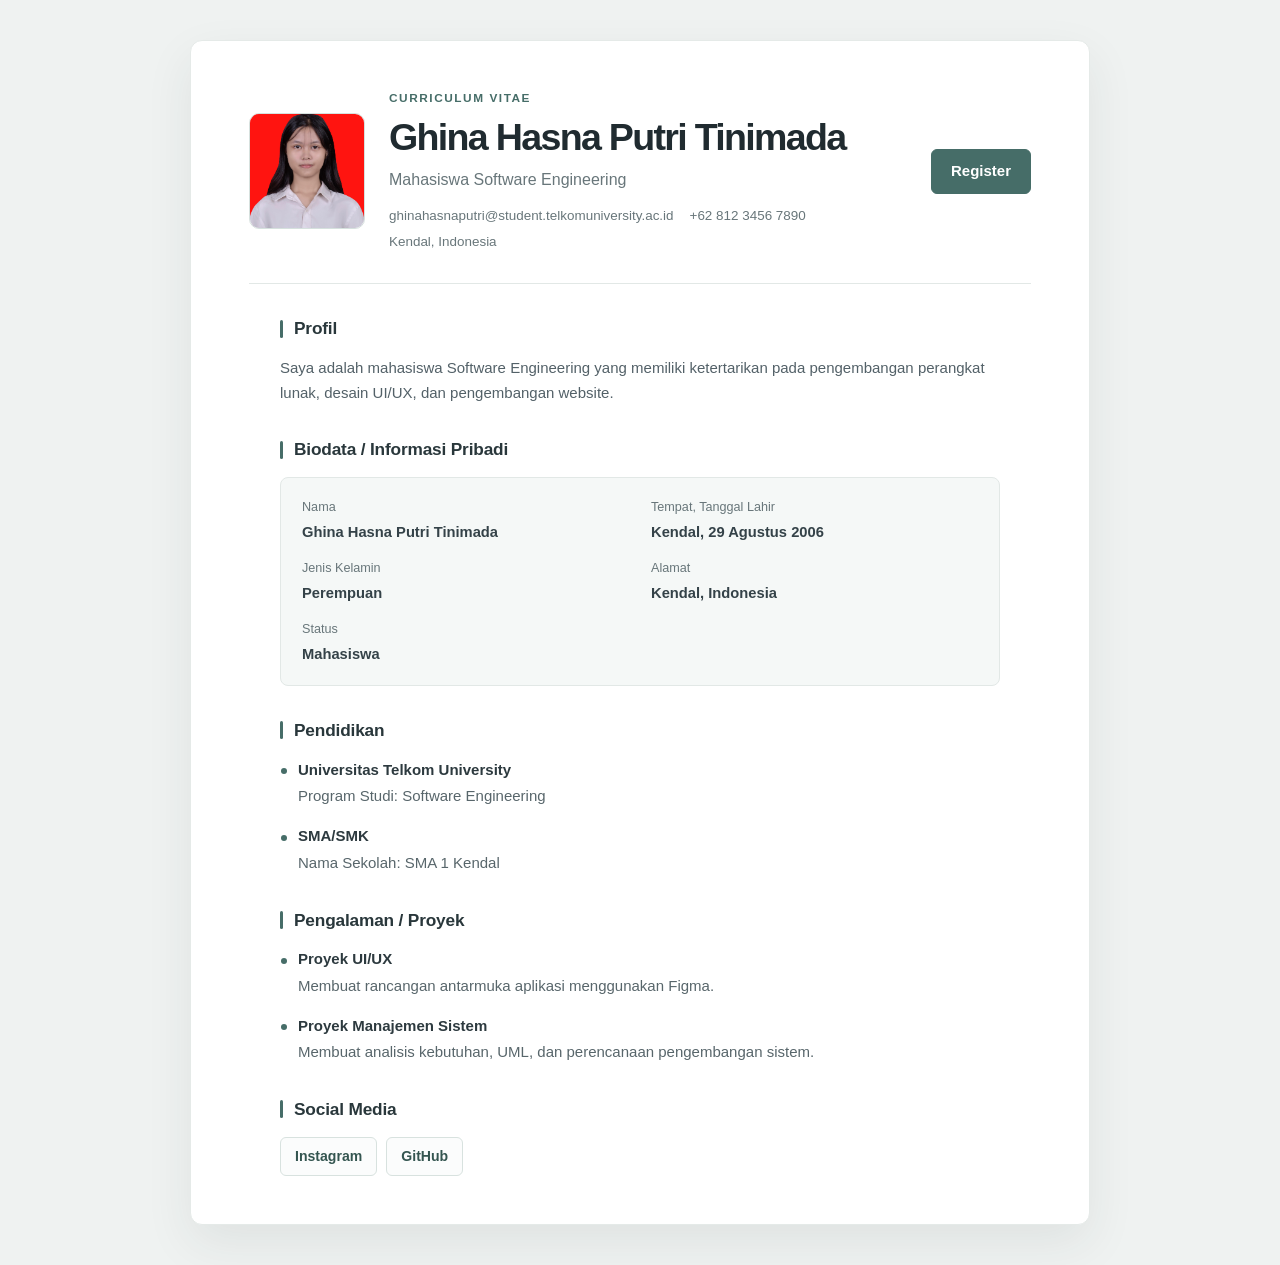
<file: 103122400031_Ghina_Hasna/index.html>
<!DOCTYPE html>
<html lang="id">

<head>
    <meta charset="UTF-8">
    <meta name="viewport" content="width=device-width, initial-scale=1.0">
    <meta name="description" content="Curriculum Vitae Ghina Hasna Putri Tinimada">
    <title>CV | Ghina Hasna Putri Tinimada</title>
    <link rel="stylesheet" href="styles.css">
</head>

<body>
    <main class="cv-sheet">
        <header class="cv-header">
            <div class="portrait">
                <img src="fotocv.jpeg" alt="Foto profil Ghina Hasna Putri Tinimada">
            </div>

            <div class="identity">
                <p class="eyebrow">Curriculum Vitae</p>
                <h1>Ghina Hasna Putri Tinimada</h1>
                <p class="role">Mahasiswa Software Engineering</p>

                <address class="contact-list">
                    <a href="mailto:ghinhasnaputri@student.telkomuniversity.ac.id">
                        ghinahasnaputri@student.telkomuniversity.ac.id
                    </a>
                    <a href="tel:+6281234567890">+62 812 3456 7890</a>
                    <span>Kendal, Indonesia</span>
                </address>
            </div>

            <a class="button button-primary register-button" href="register.html">Register</a>
        </header>

        <div class="cv-content">
            <section class="section profile-section">
                <h2>Profil</h2>
                <p>
                    Saya adalah mahasiswa Software Engineering yang memiliki
                    ketertarikan pada pengembangan perangkat lunak, desain UI/UX,
                    dan pengembangan website.
                </p>
            </section>

            <section class="section">
                <h2>Biodata / Informasi Pribadi</h2>
                <dl class="personal-details">
                    <div>
                        <dt>Nama</dt>
                        <dd>Ghina Hasna Putri Tinimada</dd>
                    </div>
                    <div>
                        <dt>Tempat, Tanggal Lahir</dt>
                        <dd>Kendal, 29 Agustus 2006</dd>
                    </div>
                    <div>
                        <dt>Jenis Kelamin</dt>
                        <dd>Perempuan</dd>
                    </div>
                    <div>
                        <dt>Alamat</dt>
                        <dd>Kendal, Indonesia</dd>
                    </div>
                    <div>
                        <dt>Status</dt>
                        <dd>Mahasiswa</dd>
                    </div>
                </dl>
            </section>

            <section class="section">
                <h2>Pendidikan</h2>
                <ul class="resume-list">
                    <li>
                        <strong>Universitas Telkom University</strong>
                        <span>Program Studi: Software Engineering</span>
                    </li>
                    <li>
                        <strong>SMA/SMK</strong>
                        <span>Nama Sekolah: SMA 1 Kendal</span>
                    </li>
                </ul>
            </section>

            <section class="section">
                <h2>Pengalaman / Proyek</h2>
                <ul class="resume-list">
                    <li>
                        <strong>Proyek UI/UX</strong>
                        <span>Membuat rancangan antarmuka aplikasi menggunakan Figma.</span>
                    </li>
                    <li>
                        <strong>Proyek Manajemen Sistem</strong>
                        <span>Membuat analisis kebutuhan, UML, dan perencanaan pengembangan sistem.</span>
                    </li>
                </ul>
            </section>

            <section class="section social-section">
                <h2>Social Media</h2>
                <ul class="social-links">
                    <li>
                        <a href="https://www.instagram.com/ghnhasnaa">Instagram</a>
                    </li>
                    <li>
                        <a href="https://github.com/GhinaHasna9">GitHub</a>
                    </li>
                </ul>
            </section>
        </div>
    </main>
</body>

</html>
</file>
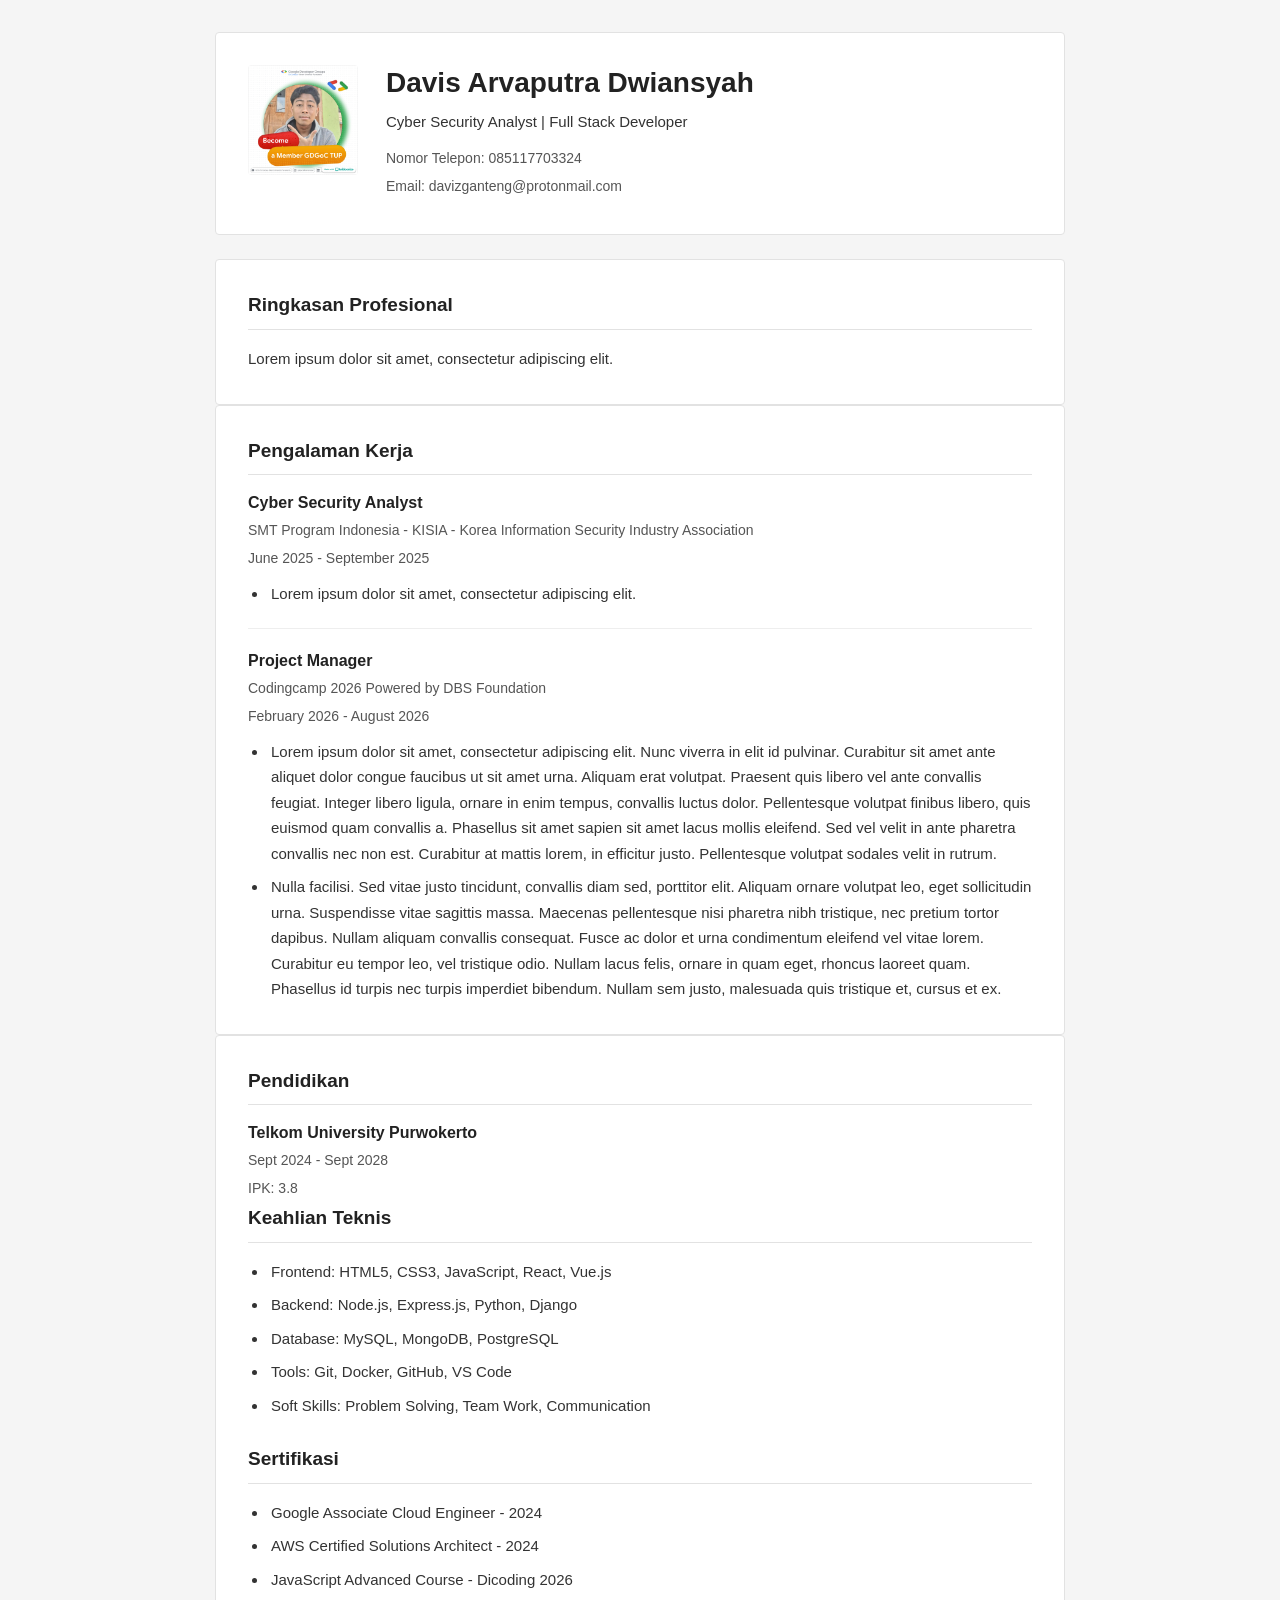
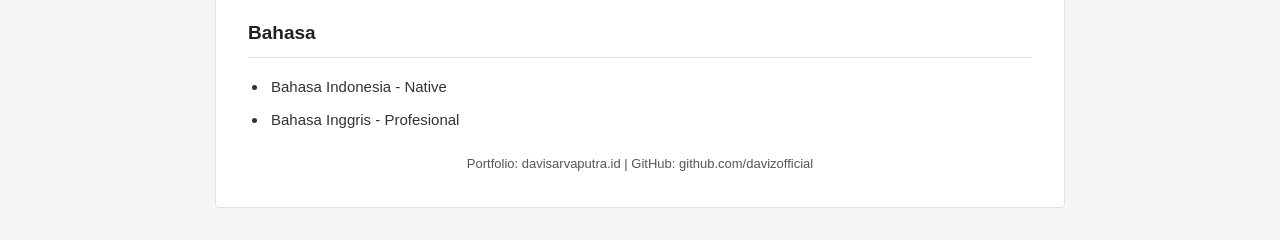
<file: 103122400034_Davis_Arvaputra/index.html>
<!DOCTYPE html>
<html lang="id">
<head>
	<meta charset="UTF-8">
	<meta name="viewport" content="width=device-width, initial-scale=1.0">
	<title>CV - Davis Arvaputra Dwiansyah</title>
	<link rel="stylesheet" href="styles.css">
</head>
<body>

  <header>
      <img src="images/images.jpg"
           alt="Gambar saya"
           width="100"
           height="100"
           class="gambar-saya">

		<h1>Davis Arvaputra Dwiansyah</h1>
		<p>Cyber Security Analyst | Full Stack Developer</p>
		<p>Nomor Telepon: 085117703324</p>
		<p>Email: davizganteng@protonmail.com</p>
	</header>

	<!-- RINGKASAN PROFESIONAL -->
	<section>
		<h2>Ringkasan Profesional</h2>
		<p>Lorem ipsum dolor sit amet, consectetur adipiscing elit. </p>
	</section>

	<!-- PENGALAMAN KERJA -->
	<section>
		<h2>Pengalaman Kerja</h2>

		<article>
			<h3>Cyber Security Analyst</h3>
			<p>SMT Program Indonesia - KISIA - Korea Information Security Industry Association </p>
			<p>June 2025 - September 2025</p>
			<ul>
				<li>Lorem ipsum dolor sit amet, consectetur adipiscing elit. </li>

			</ul>
		</article>

		<article>
			<h3>Project Manager</h3>
			<p>Codingcamp 2026 Powered by DBS Foundation</p>
			<p>February 2026 - August 2026</p>
			<ul>
				<li> Lorem ipsum dolor sit amet, consectetur adipiscing elit. Nunc viverra in elit id pulvinar. Curabitur sit amet ante aliquet dolor congue faucibus ut sit amet urna. Aliquam erat volutpat. Praesent quis libero vel ante convallis feugiat. Integer libero ligula, ornare in enim tempus, convallis luctus dolor. Pellentesque volutpat finibus libero, quis euismod quam convallis a. Phasellus sit amet sapien sit amet lacus mollis eleifend. Sed vel velit in ante pharetra convallis nec non est. Curabitur at mattis lorem, in efficitur justo. Pellentesque volutpat sodales velit in rutrum.</li>
		<li>	Nulla facilisi. Sed vitae justo tincidunt, convallis diam sed, porttitor elit. Aliquam ornare volutpat leo, eget sollicitudin urna. Suspendisse vitae sagittis massa. Maecenas pellentesque nisi pharetra nibh tristique, nec pretium tortor dapibus. Nullam aliquam convallis consequat. Fusce ac dolor et urna condimentum eleifend vel vitae lorem. Curabitur eu tempor leo, vel tristique odio. Nullam lacus felis, ornare in quam eget, rhoncus laoreet quam. Phasellus id turpis nec turpis imperdiet bibendum. Nullam sem justo, malesuada quis tristique et, cursus et ex.  </li>
			</ul>
		</article>


	</section>

	<!-- PENDIDIKAN -->
	<section>
		<h2>Pendidikan</h2>

		<article>
			<h3>Telkom University Purwokerto</h3>
			<p>Sept 2024 - Sept 2028</p>
			<p>IPK: 3.8</p>
		</article>

	<!-- KEAHLIAN -->
	<section>
		<h2>Keahlian Teknis</h2>
		<ul>
			<li>Frontend: HTML5, CSS3, JavaScript, React, Vue.js</li>
			<li>Backend: Node.js, Express.js, Python, Django</li>
			<li>Database: MySQL, MongoDB, PostgreSQL</li>
			<li>Tools: Git, Docker, GitHub, VS Code</li>
			<li>Soft Skills: Problem Solving, Team Work, Communication</li>
		</ul>
	</section>

	<!-- SERTIFIKASI -->
	<section>
		<h2>Sertifikasi</h2>
		<ul>
			<li>Google Associate Cloud Engineer - 2024</li>
			<li>AWS Certified Solutions Architect - 2024</li>
			<li>JavaScript Advanced Course - Dicoding 2026</li>
		</ul>
	</section>


	<!-- BAHASA -->
	<section>
		<h2>Bahasa</h2>
		<ul>
			<li>Bahasa Indonesia - Native</li>
			<li>Bahasa Inggris - Profesional</li>
		</ul>
	</section>

	<!-- FOOTER -->
	<footer>
		<p></p>
		<p>Portfolio: davisarvaputra.id | GitHub: github.com/davizofficial</p>
	</footer>
</body>
</html>
</file>
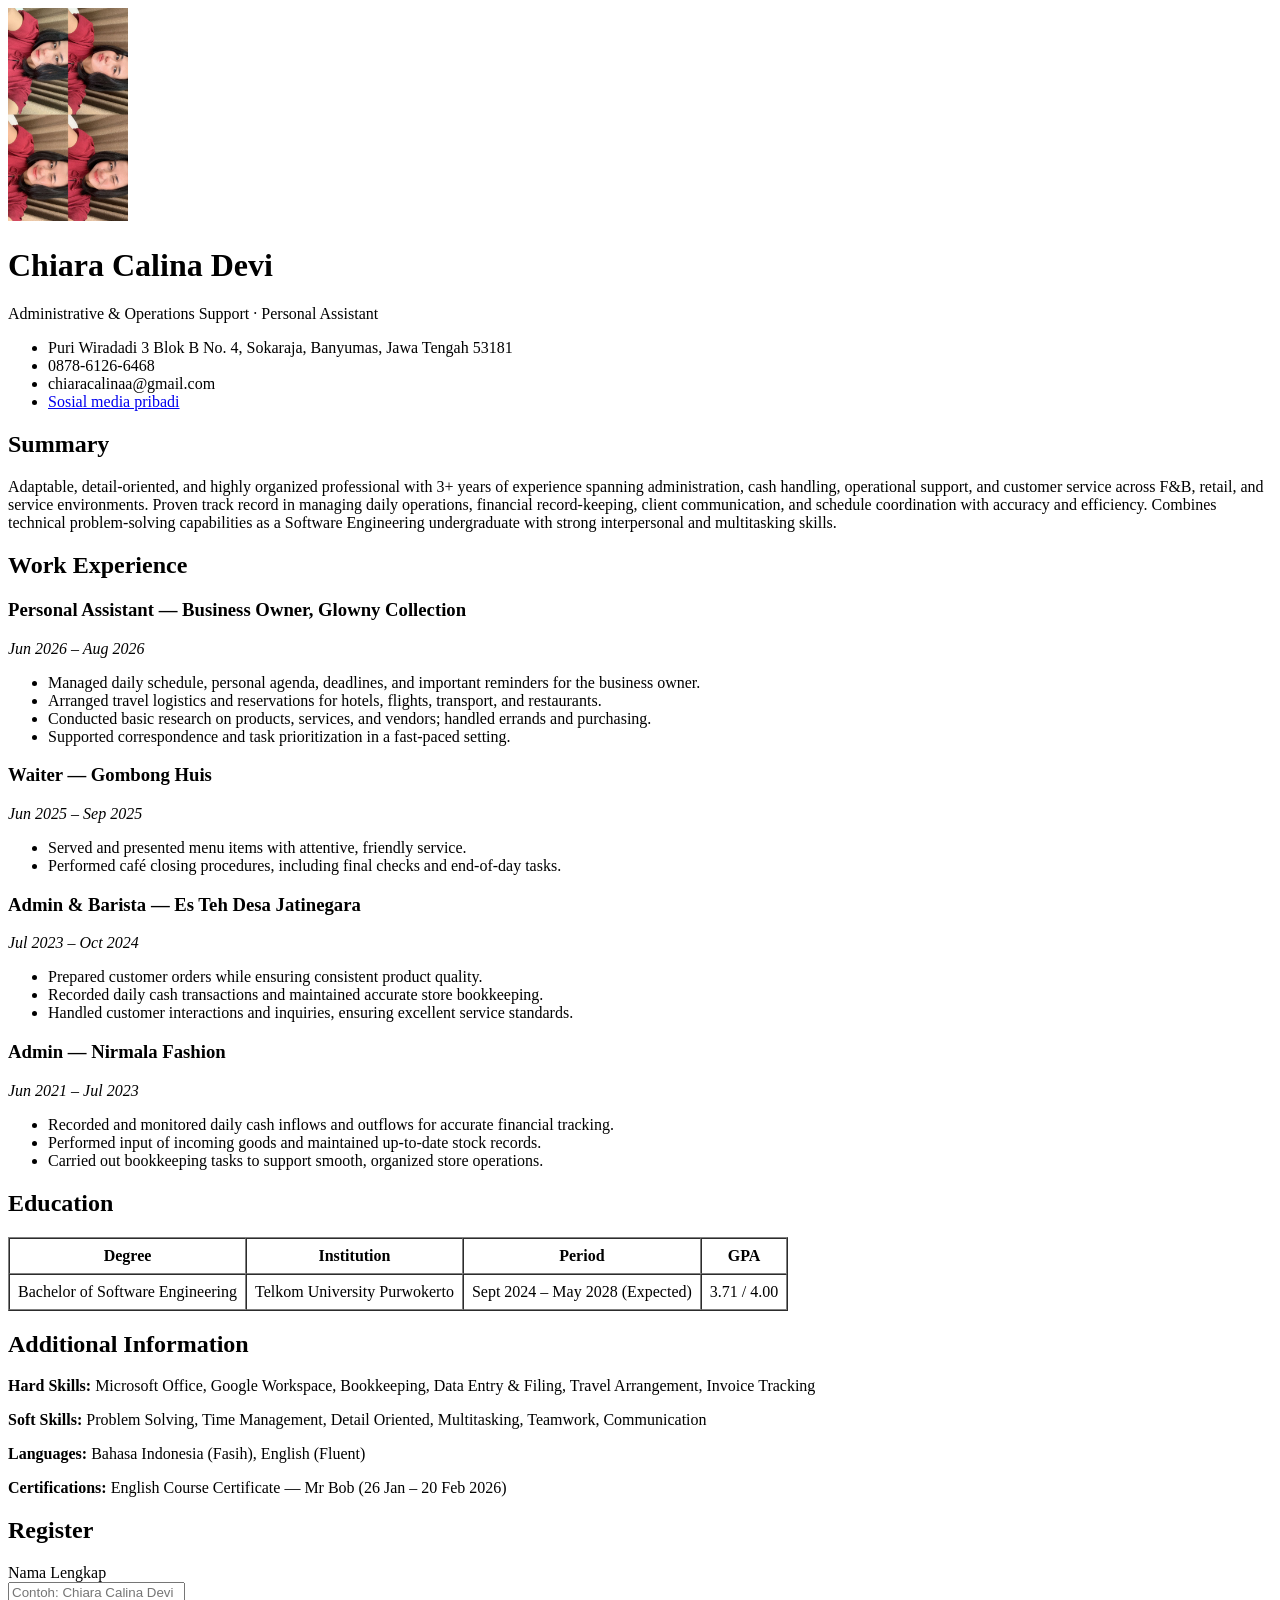
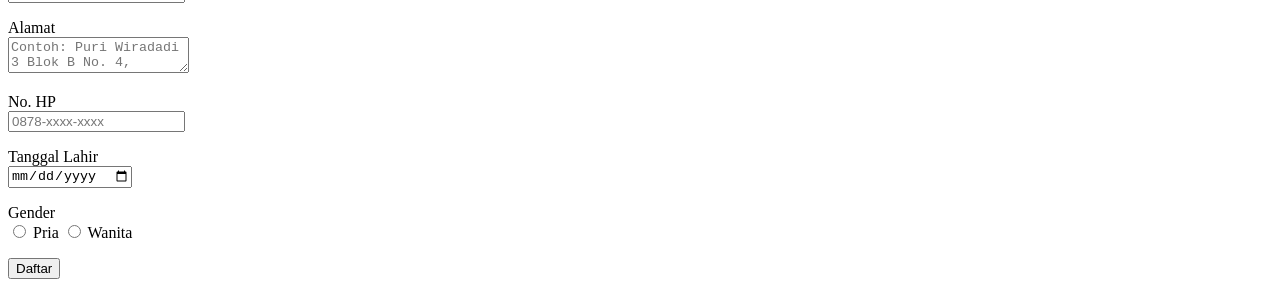
<file: 103122400016_chiara calina devi/week 2- HTML/index.html>
<!DOCTYPE html>
<html lang="id">
<head>
  <meta charset="UTF-8">
  <meta name="viewport" content="width=device-width, initial-scale=1.0">
  <title>Chiara Calina Devi — CV</title>
</head>
<body>

  <!-- ===== HEADER ===== -->
  <header>
    <img src="foto.jpeg" alt="Foto Chiara Calina Devi" width="120">
    <h1>Chiara Calina Devi</h1>
    <p>Administrative &amp; Operations Support · Personal Assistant</p>
    <ul>
      <li>Puri Wiradadi 3 Blok B No. 4, Sokaraja, Banyumas, Jawa Tengah 53181</li>
      <li>0878-6126-6468</li>
      <li>chiaracalinaa@gmail.com</li>
      <li><a href="https://www.instagram.com/chiaraacn/">Sosial media pribadi</a></li>
  </ul>
  </header>

  <!-- ===== SUMMARY ===== -->
  <section>
    <h2>Summary</h2>
    <p>
      Adaptable, detail-oriented, and highly organized professional with 3+ years of experience
      spanning administration, cash handling, operational support, and customer service across
      F&amp;B, retail, and service environments. Proven track record in managing daily operations,
      financial record-keeping, client communication, and schedule coordination with accuracy and
      efficiency. Combines technical problem-solving capabilities as a Software Engineering
      undergraduate with strong interpersonal and multitasking skills.
    </p>
  </section>

  <!-- ===== WORK EXPERIENCE ===== -->
  <section>
    <h2>Work Experience</h2>

    <article>
      <h3>Personal Assistant — Business Owner, Glowny Collection</h3>
      <p><em>Jun 2026 – Aug 2026</em></p>
      <ul>
        <li>Managed daily schedule, personal agenda, deadlines, and important reminders for the business owner.</li>
        <li>Arranged travel logistics and reservations for hotels, flights, transport, and restaurants.</li>
        <li>Conducted basic research on products, services, and vendors; handled errands and purchasing.</li>
        <li>Supported correspondence and task prioritization in a fast-paced setting.</li>
      </ul>
    </article>

    <article>
      <h3>Waiter — Gombong Huis</h3>
      <p><em>Jun 2025 – Sep 2025</em></p>
      <ul>
        <li>Served and presented menu items with attentive, friendly service.</li>
        <li>Performed café closing procedures, including final checks and end-of-day tasks.</li>
      </ul>
    </article>

    <article>
      <h3>Admin &amp; Barista — Es Teh Desa Jatinegara</h3>
      <p><em>Jul 2023 – Oct 2024</em></p>
      <ul>
        <li>Prepared customer orders while ensuring consistent product quality.</li>
        <li>Recorded daily cash transactions and maintained accurate store bookkeeping.</li>
        <li>Handled customer interactions and inquiries, ensuring excellent service standards.</li>
      </ul>
    </article>

    <article>
      <h3>Admin — Nirmala Fashion</h3>
      <p><em>Jun 2021 – Jul 2023</em></p>
      <ul>
        <li>Recorded and monitored daily cash inflows and outflows for accurate financial tracking.</li>
        <li>Performed input of incoming goods and maintained up-to-date stock records.</li>
        <li>Carried out bookkeeping tasks to support smooth, organized store operations.</li>
      </ul>
    </article>
  </section>

  <!-- ===== EDUCATION (dalam bentuk tabel) ===== -->
  <section>
    <h2>Education</h2>
    <table border="1" cellpadding="8" cellspacing="0">
      <thead>
        <tr>
          <th>Degree</th>
          <th>Institution</th>
          <th>Period</th>
          <th>GPA</th>
        </tr>
      </thead>
      <tbody>
        <tr>
          <td>Bachelor of Software Engineering</td>
          <td>Telkom University Purwokerto</td>
          <td>Sept 2024 – May 2028 (Expected)</td>
          <td>3.71 / 4.00</td>
        </tr>
      </tbody>
    </table>
  </section>

  <!-- ===== ADDITIONAL INFORMATION ===== -->
  <section>
    <h2>Additional Information</h2>

    <p><strong>Hard Skills:</strong> Microsoft Office, Google Workspace, Bookkeeping, Data Entry &amp; Filing, Travel Arrangement, Invoice Tracking</p>

    <p><strong>Soft Skills:</strong> Problem Solving, Time Management, Detail Oriented, Multitasking, Teamwork, Communication</p>

    <p><strong>Languages:</strong> Bahasa Indonesia (Fasih), English (Fluent)</p>

    <p><strong>Certifications:</strong> English Course Certificate — Mr Bob (26 Jan – 20 Feb 2026)</p>
  </section>

  <!-- ===== FORM REGISTER ===== -->
  <section>
    <h2>Register</h2>

    <form action="#" method="POST">
      <p>
        <label for="nama">Nama Lengkap</label><br>
        <input type="text" id="nama" name="nama" placeholder="Contoh: Chiara Calina Devi" required>
      </p>

      <p>
        <label for="alamat">Alamat</label><br>
        <textarea id="alamat" name="alamat" placeholder="Contoh: Puri Wiradadi 3 Blok B No. 4, Sokaraja, Banyumas" required></textarea>
      </p>

      <p>
        <label for="nohp">No. HP</label><br>
        <input type="tel" id="nohp" name="nohp" placeholder="0878-xxxx-xxxx" pattern="[0-9\-]+" required>
      </p>

      <p>
        <label for="tanggal_lahir">Tanggal Lahir</label><br>
        <input type="date" id="tanggal_lahir" name="tanggal_lahir" required>
      </p>

      <p>
        <label>Gender</label><br>
        <input type="radio" id="gender_pria" name="gender" value="Pria" required>
        <label for="gender_pria">Pria</label>

        <input type="radio" id="gender_wanita" name="gender" value="Wanita">
        <label for="gender_wanita">Wanita</label>
      </p>

      <button type="submit">Daftar</button>
    </form>
  </section>

</body>
</html>
</file>
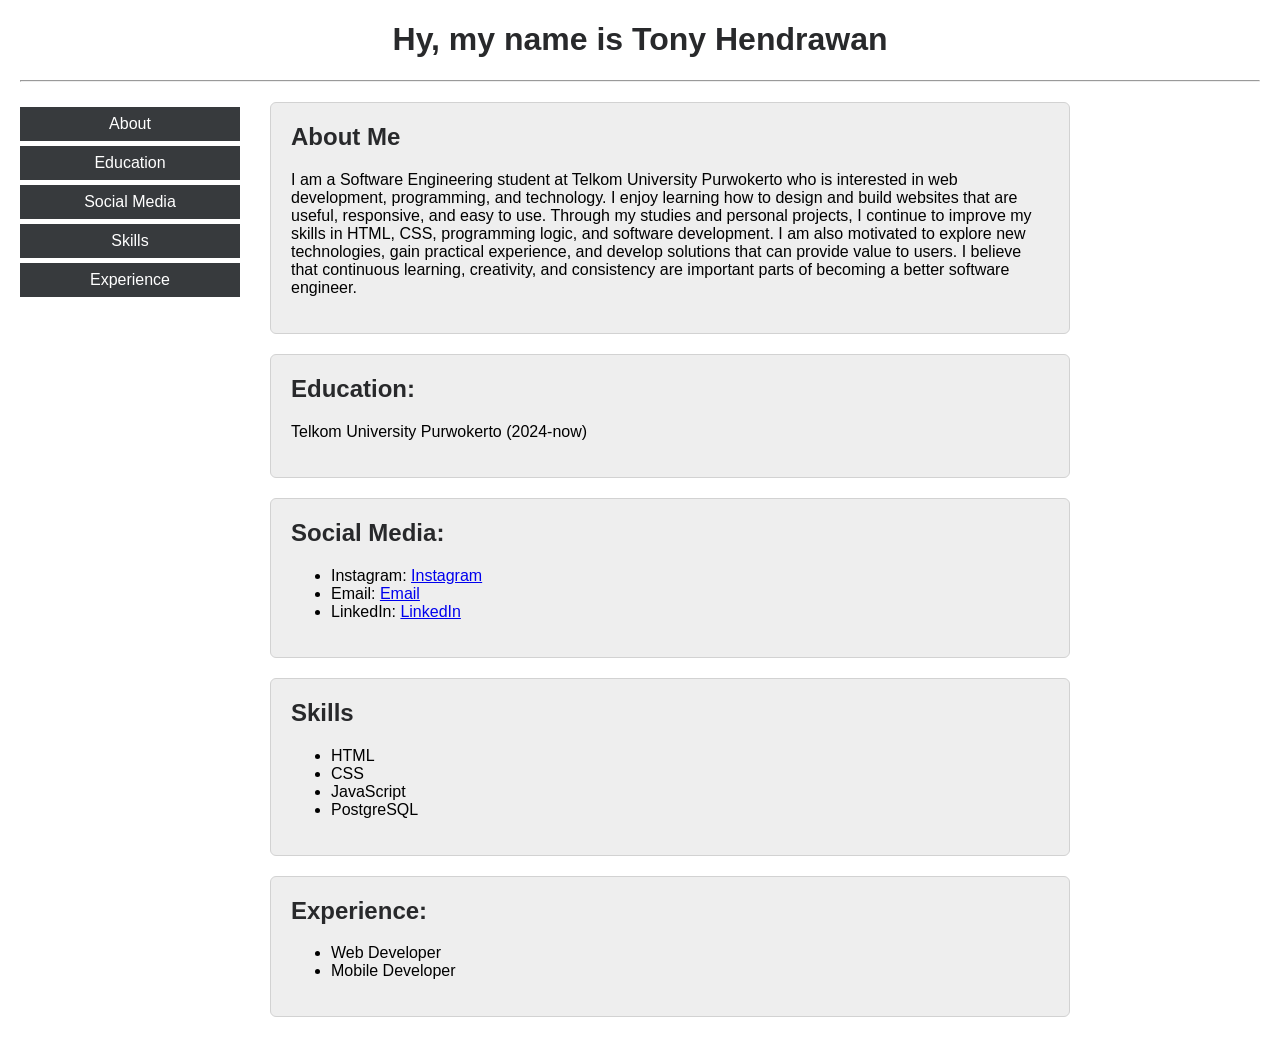
<file: 103122400021_Tony Hendrawan/Source Code/index.html>
<!DOCTYPE html>

<html lang="en">

<head>
    <meta charset="UTF-8">
    <meta name="viewport" content="width=device-width, initial-scale=1.0">
    <link rel="stylesheet" href="style.css">
    <title>Document</title>
</head>

<body>

    <div id="header">
        <h1>Hy, my name is Tony Hendrawan</h1>
        <hr>
        <nav class="main-nav" aria-label="Main navigation">
            <ul>
                <li><a href="#about">About</a></li>
                <li><a href="#education">Education</a></li>
                <li><a href="#social-media">Social Media</a></li>
                <li><a href="#skills">Skills</a></li>
                <li><a href="#experience">Experience</a></li>

            </ul>
        </nav>
    </div>

    <div id="navbar">
        <div id="about">
            <h2>About Me</h2>

            <p>
                I am a Software Engineering student at Telkom University Purwokerto
                who is interested in web development, programming, and technology.
                I enjoy learning how to design and build websites that are useful,
                responsive, and easy to use. Through my studies and personal projects,
                I continue to improve my skills in HTML, CSS, programming logic, and
                software development. I am also motivated to explore new technologies,
                gain practical experience, and develop solutions that can provide value
                to users. I believe that continuous learning, creativity, and consistency
                are important parts of becoming a better software engineer.
            </p>

        </div>


        <div id="education">
            <h2>Education:</h2>

            <p>Telkom University Purwokerto (2024-now)</p>
        </div>


        <div id="social-media">
            <h2>Social Media:</h2>

            <ul>
                <li>
                    Instagram:
                    <a href="https://www.instagram.com/heend_26/" target="_blank">
                        Instagram
                    </a>
                </li>

                <li>
                    Email:
                    <a href="mailto:tonyhendrawan4567@gmail.com?subject=OO">
                        Email
                    </a>
                </li>

                <li>
                    LinkedIn:
                    <a href="https://www.linkedin.com/in/tony-hendrawan-36b530274/" target="_blank">
                        LinkedIn
                    </a>
                </li>
            </ul>
        </div>


        <div id="skills">
            <h2>Skills</h2>

            <ul>
                <li>HTML</li>
                <li>CSS</li>
                <li>JavaScript</li>
                <li>PostgreSQL</li>
            </ul>
        </div>


        <div id="experience">
            <h2>Experience:</h2>

            <ul>
                <li>Web Developer</li>
                <li>Mobile Developer</li>
            </ul>
        </div>



    </div>

</body>


</html>
</file>
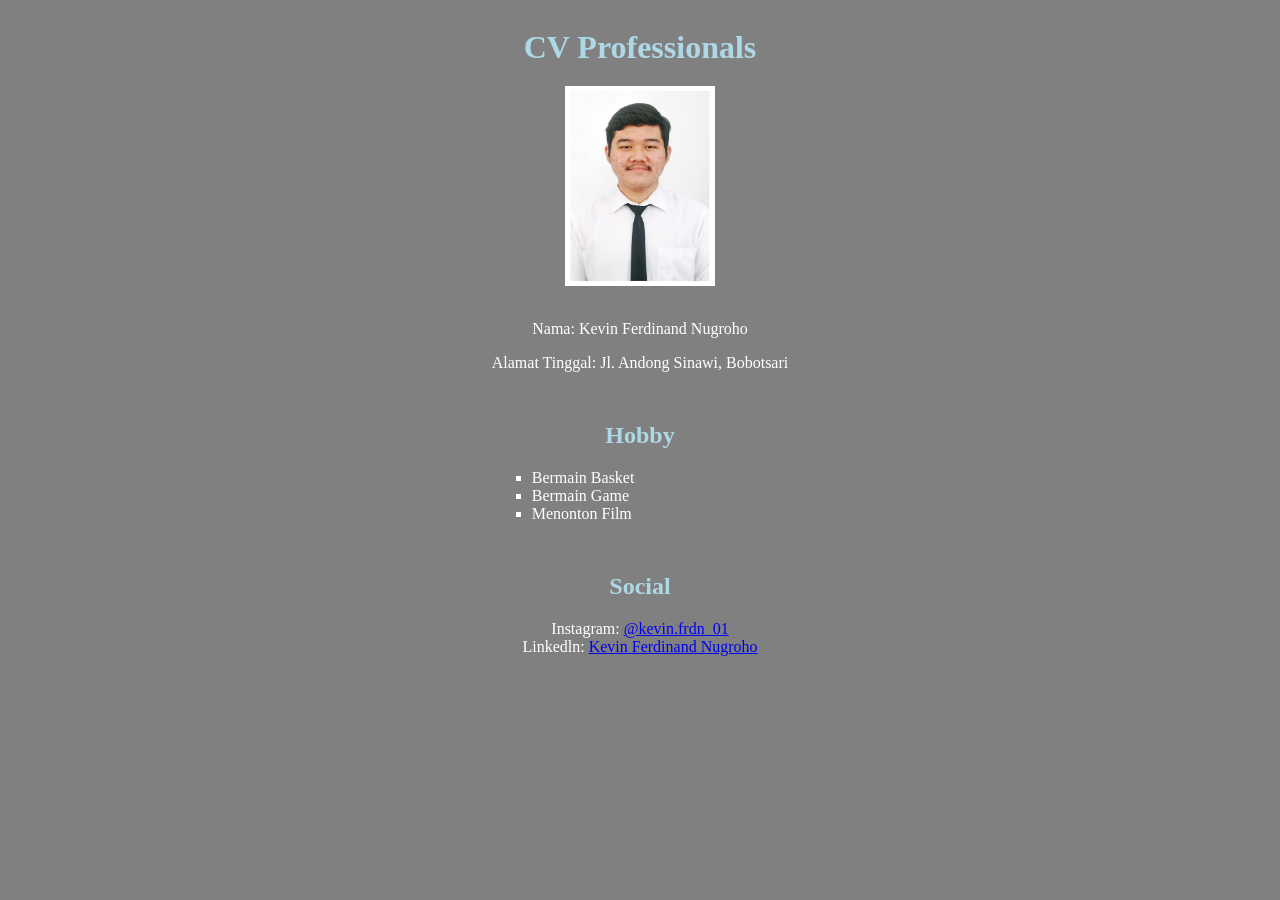
<file: 103122400003_Kevin-Ferdinand-Nugroho/cv.html>
<!DOCTYPE html>
<html lang="en">
    <h1 class="judul">CV Professionals</h1>
    <body class="container">
    <link rel="stylesheet" href="style.css">
    <img src="Kepin Rapi.jpg" width="150" height="200" style="align-items: flex-end;"> <br>
    <div class="table">
            <p>Nama:
            Kevin Ferdinand Nugroho </p>
            <p>Alamat Tinggal:
            Jl. Andong Sinawi, Bobotsari
            </p>
            <h2>Hobby</h2>
            <ul>
                <li>Bermain Basket</li>
                <li>Bermain Game</li>
                <li>Menonton Film</li>
            </ul>
            <h2>Social</h2>
            Instagram: <a href="https://www.instagram.com/kevin.frdn_01/">@kevin.frdn_01</a> <br>
            Linkedln: <a href="https://www.linkedin.com/in/kevin-ferdinand-nugroho-171347327/">Kevin Ferdinand Nugroho</a> <br>
        </div>
    </body>
</html>
</file>
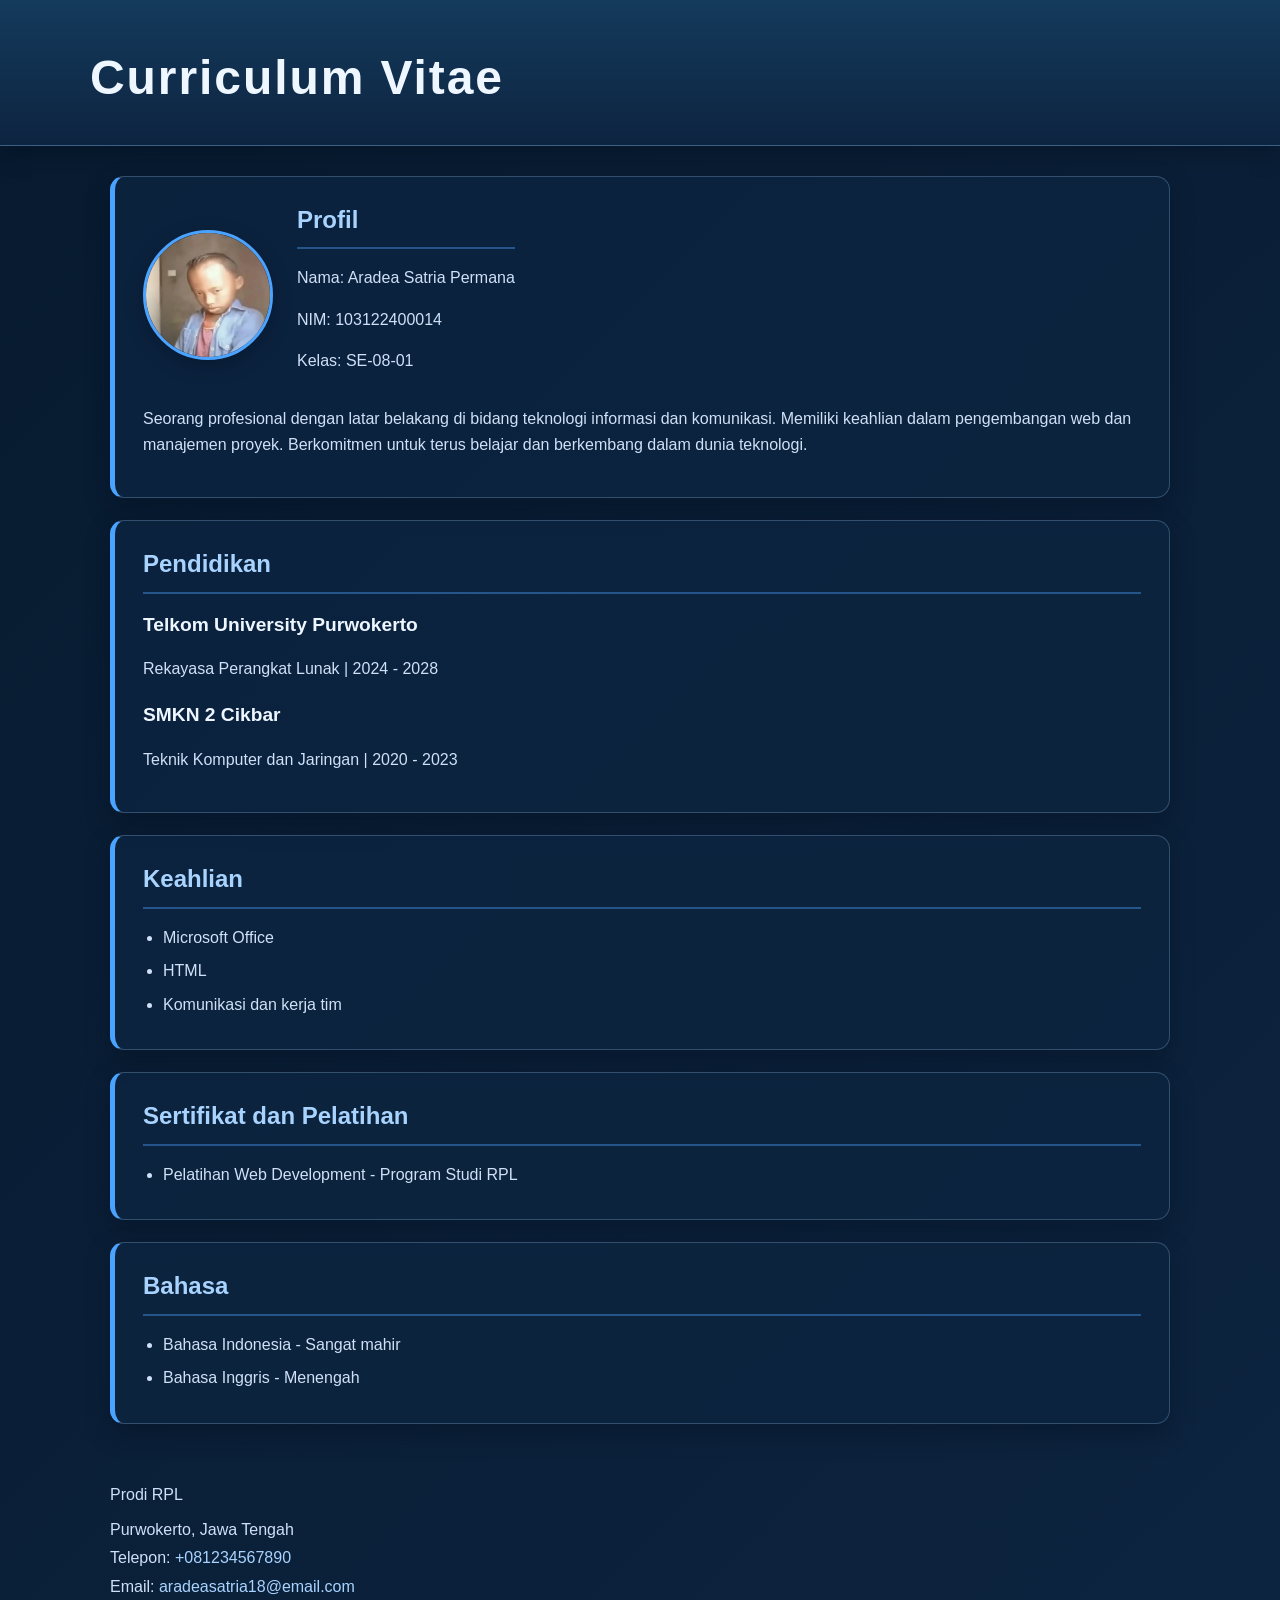
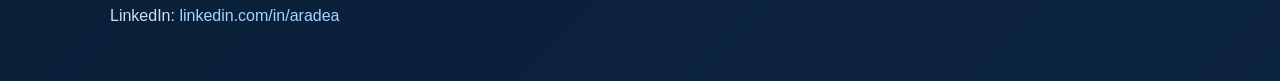
<file: 103122400014_AradeaSatriaPermana/cv.html>
<!DOCTYPE html>
<html lang="id">
<head>
	<meta charset="UTF-8">
	<meta name="viewport" content="width=device-width, initial-scale=1.0">
	<meta name="description" content="Curriculum Vitae Aradea Satria Permana">
	<link rel="stylesheet" href="style.css">
	<title>CV - Aradea Satria Permana</title>
</head>

<body>
	<header>
		<h1>Curriculum Vitae</h1>
	</header>

	<main>

		<section aria-labelledby="profil-heading">
			<div class="profil-header">
				<img 
					class="foto-profil" 
					src="foto-profil.png" 
					alt="Foto profil Aradea Satria Permana"
				>

				<div>
					<h2 id="profil-heading">Profil</h2>
					<p>Nama: Aradea Satria Permana</p>
					<p>NIM: 103122400014</p>
					<p>Kelas: SE-08-01</p>
				</div>
			</div>

			<p>
				Seorang profesional dengan latar belakang di bidang teknologi informasi
				dan komunikasi. Memiliki keahlian dalam pengembangan web dan manajemen
				proyek. Berkomitmen untuk terus belajar dan berkembang dalam dunia teknologi.
			</p>
		</section>

		<section aria-labelledby="pendidikan-heading">
			<h2 id="pendidikan-heading">Pendidikan</h2>

			<article>
				<h3>Telkom University Purwokerto</h3>
				<p>Rekayasa Perangkat Lunak | 2024 - 2028</p>
			</article>

			<article>
				<h3>SMKN 2 Cikbar</h3>
				<p>Teknik Komputer dan Jaringan | 2020 - 2023</p>
			</article>
		</section>

		<section aria-labelledby="keahlian-heading">
			<h2 id="keahlian-heading">Keahlian</h2>

			<ul>
				<li>Microsoft Office</li>
				<li>HTML</li>
				<li>Komunikasi dan kerja tim</li>
			</ul>
		</section>

		<section aria-labelledby="sertifikat-heading">
			<h2 id="sertifikat-heading">Sertifikat dan Pelatihan</h2>

			<ul>
				<li>Pelatihan Web Development - Program Studi RPL</li>
			</ul>
		</section>

		<section aria-labelledby="bahasa-heading">
			<h2 id="bahasa-heading">Bahasa</h2>

			<ul>
				<li>Bahasa Indonesia - Sangat mahir</li>
				<li>Bahasa Inggris - Menengah</li>
			</ul>
		</section>

	</main>

	<footer>
		<p>Prodi RPL</p>

		<address>
			Purwokerto, Jawa Tengah<br>
			Telepon: <a href="tel:081234567890">+081234567890</a><br>
			Email: <a href="mailto:aradeasatria18@email.com">aradeasatria18@email.com</a><br>
			LinkedIn:
			<a href="https://www.linkedin.com/">
				linkedin.com/in/aradea
			</a>
		</address>
	</footer>

</body>
</html>
</file>
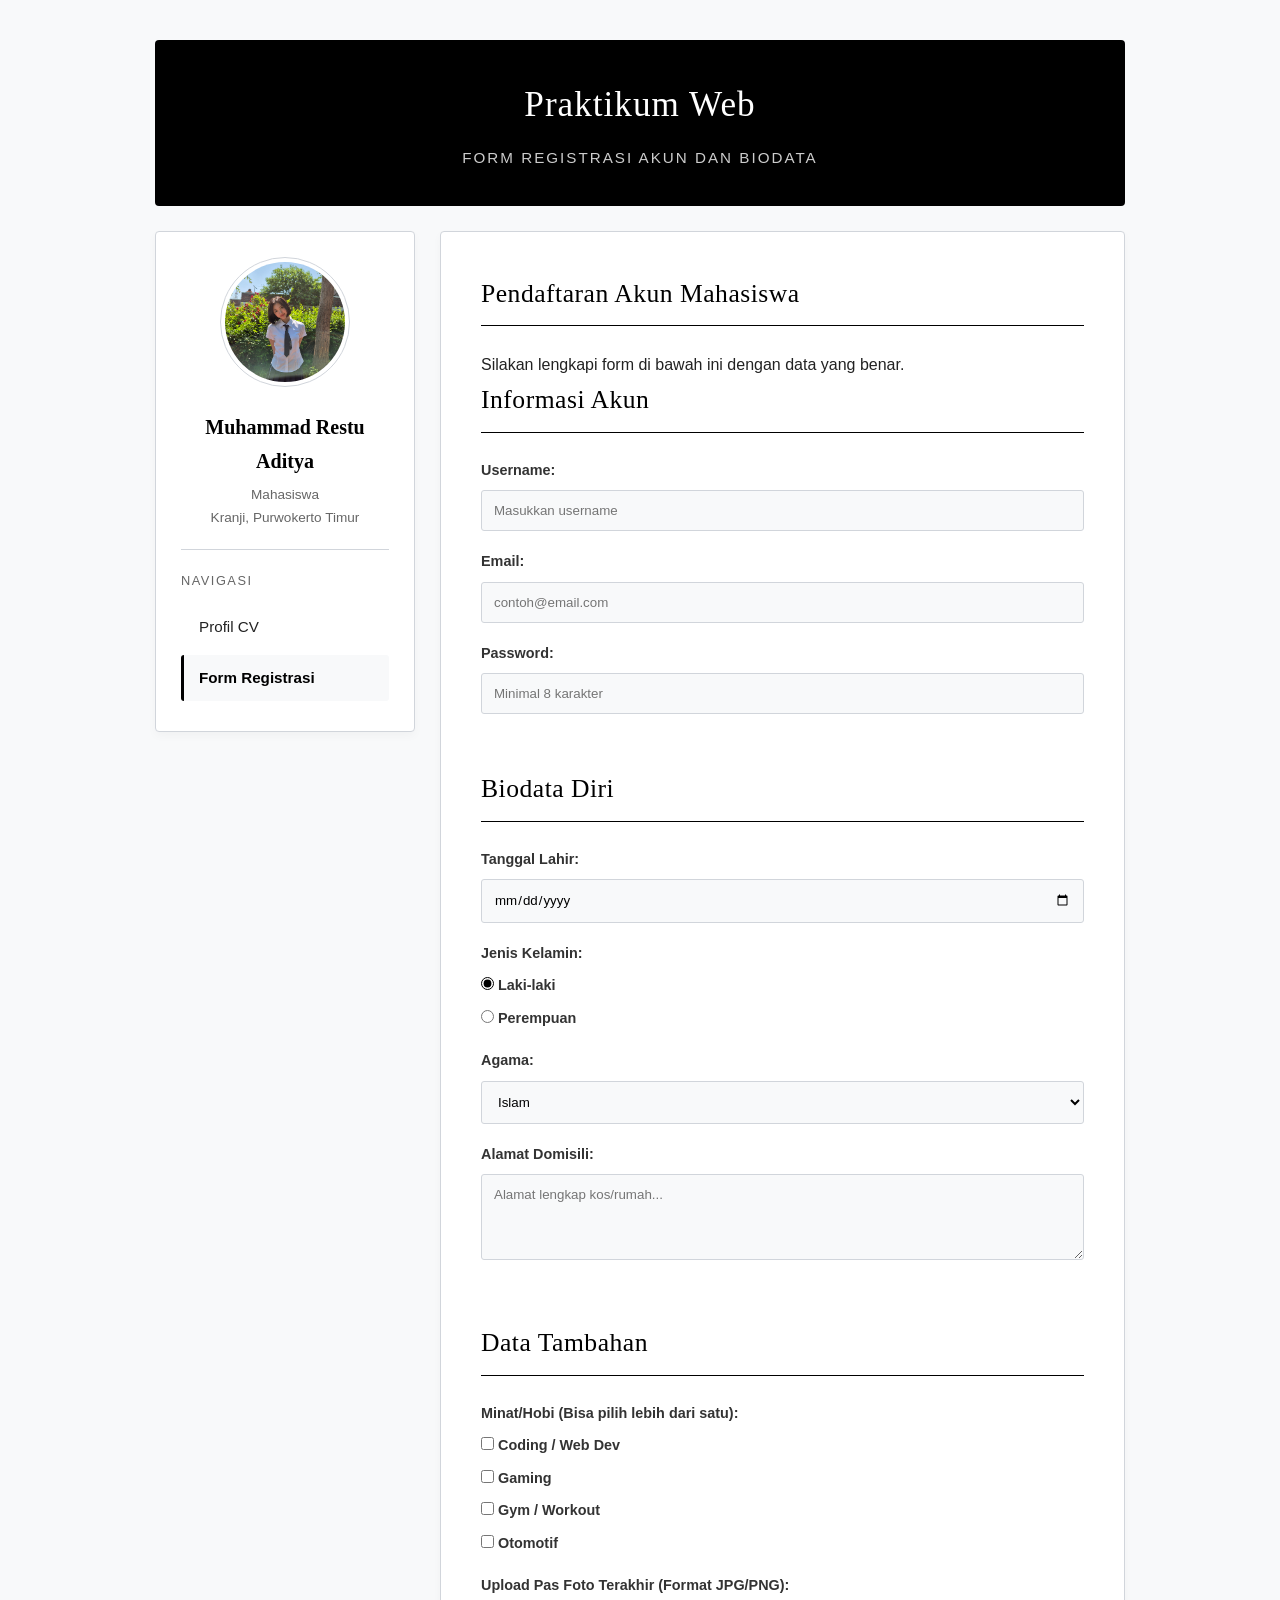
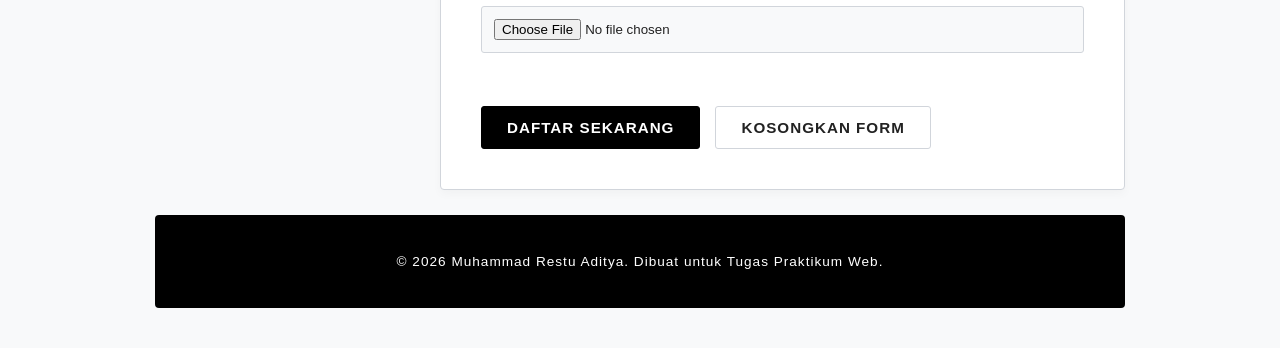
<file: 103122400022_MuhammadRestuAditya/registrasi.html>
<!-- Watermark: [103122400022] - Muhammad Restu Aditya -->
<!DOCTYPE html>
<html lang="id">
<head>
    <meta charset="UTF-8">
    <meta name="viewport" content="width=device-width, initial-scale=1.0">
    <title>Registrasi - Muhammad Restu Aditya</title>
    <link rel="stylesheet" href="style.css">
</head>
<body>
    <div class="wrap">
        <header id="header">
            <h1>Praktikum Web</h1>
            <p class="sub">Form Registrasi Akun dan Biodata</p>
        </header>

        <nav id="sidebar">
            <div class="kartu-profil">
                <img class="avatar" src="jiwoo.jpg">
                <h4>Muhammad Restu Aditya</h4>
                <p>Mahasiswa</p>
                <p>Kranji, Purwokerto Timur</p>
            </div>
            <h3>Navigasi</h3>
            <ul>
                <li><a href="index.html">Profil CV</a></li>
                <li><a class="aktif" href="registrasi.html">Form Registrasi</a></li>
            </ul>
        </nav>

        <main id="konten">
            <h2>Pendaftaran Akun Mahasiswa</h2>
            <p>Silakan lengkapi form di bawah ini dengan data yang benar.</p>
            
            <form action="#" method="post" enctype="multipart/form-data">
                <fieldset>
                    <legend>Informasi Akun</legend>
                    <div class="grup-form">
                        <label for="username">Username:</label>
                        <input type="text" id="username" name="username" required placeholder="Masukkan username">
                    </div>
                    <div class="grup-form">
                        <label for="email">Email:</label>
                        <input type="email" id="email" name="email" required placeholder="contoh@email.com">
                    </div>
                    <div class="grup-form">
                        <label for="password">Password:</label>
                        <input type="password" id="password" name="password" required placeholder="Minimal 8 karakter">
                    </div>
                </fieldset>

                <fieldset>
                    <legend>Biodata Diri</legend>
                    <div class="grup-form">
                        <label for="tgl_lahir">Tanggal Lahir:</label>
                        <input type="date" id="tgl_lahir" name="tgl_lahir" required>
                    </div>

                    <div class="grup-form">
                        <span class="label-teks">Jenis Kelamin:</span>
                        <label class="radio-inline"><input type="radio" name="kelamin" value="L" checked> Laki-laki</label>
                        <label class="radio-inline"><input type="radio" name="kelamin" value="P"> Perempuan</label>
                    </div>

                    <div class="grup-form">
                        <label for="agama">Agama:</label>
                        <select id="agama" name="agama">
                            <option value="Islam">Islam</option>
                            <option value="Kristen">Kristen</option>
                            <option value="Katolik">Katolik</option>
                            <option value="Hindu">Hindu</option>
                            <option value="Buddha">Buddha</option>
                            <option value="Konghucu">Konghucu</option>
                        </select>
                    </div>

                    <div class="grup-form">
                        <label for="alamat">Alamat Domisili:</label>
                        <textarea id="alamat" name="alamat" rows="4" placeholder="Alamat lengkap kos/rumah..."></textarea>
                    </div>
                </fieldset>

                <fieldset>
                    <legend>Data Tambahan</legend>
                    <div class="grup-form">
                        <span class="label-teks">Minat/Hobi (Bisa pilih lebih dari satu):</span>
                        <label class="check-inline"><input type="checkbox" name="hobi" value="coding"> Coding / Web Dev</label>
                        <label class="check-inline"><input type="checkbox" name="hobi" value="gaming"> Gaming</label>
                        <label class="check-inline"><input type="checkbox" name="hobi" value="gym"> Gym / Workout</label>
                        <label class="check-inline"><input type="checkbox" name="hobi" value="otomotif"> Otomotif</label>
                    </div>

                    <div class="grup-form">
                        <label for="cv_file">Upload Pas Foto Terakhir (Format JPG/PNG):</label>
                        <input type="file" id="cv_file" name="cv_file" accept=".jpg, .png, .jpeg">
                    </div>
                </fieldset>

                <div class="form-action">
                    <button type="submit" class="btn-submit">Daftar Sekarang</button>
                    <button type="reset" class="btn-reset">Kosongkan Form</button>
                </div>
            </form>
        </main>

        <footer id="footer">
            <p>&copy; 2026 Muhammad Restu Aditya. Dibuat untuk Tugas Praktikum Web.</p>
        </footer>
    </div>
</body>
</html>
</file>
<file: 103122400008_AditioNugroho/styles.css>
:root {
  color-scheme: light;
  --ink: #1d2b23;
  --body: #526057;
  --muted: #728077;
  --accent: #3c765b;
  --line: #dfe7e1;
  --soft: #f2f6f2;
}

* {
  box-sizing: border-box;
}

body {
  margin: 0;
  padding: 36px 20px;
  background: #edf1ed;
  color: var(--ink);
  font: 14px/1.6 Arial, Helvetica, sans-serif;
}

a {
  color: inherit;
  text-decoration: none;
}

a:hover {
  color: var(--accent);
  text-decoration: underline;
}

.cv {
  width: min(100%, 850px);
  min-height: 1100px;
  margin: 0 auto;
  padding: 58px 64px 34px;
  background: #fff;
  box-shadow: 0 16px 50px rgb(29 43 35 / 10%);
}

.profile {
  display: grid;
  grid-template-columns: 1fr 0.9fr;
  align-items: end;
  gap: 34px;
  padding-bottom: 30px;
  border-bottom: 2px solid var(--accent);
}

.eyebrow {
  margin: 0 0 8px;
  color: var(--accent);
  font-size: 10px;
  font-weight: 700;
  letter-spacing: 2px;
}

h1,
h2,
h3,
p {
  margin-top: 0;
}

h1 {
  margin-bottom: 5px;
  font-size: 38px;
  letter-spacing: -1.7px;
  line-height: 1.15;
}

.role {
  margin: 0;
  color: var(--accent);
  font-size: 12px;
  font-weight: 700;
}

.intro {
  margin: 0;
  color: var(--body);
  font-size: 12px;
}

.content {
  display: grid;
  grid-template-columns: 1.65fr 0.85fr;
  gap: 42px;
  padding-top: 28px;
}

.section {
  margin-bottom: 27px;
}

.section h2 {
  margin-bottom: 15px;
  padding-bottom: 8px;
  border-bottom: 1px solid var(--line);
  color: var(--accent);
  font-size: 13px;
  letter-spacing: 1.1px;
  text-transform: uppercase;
}

.entry {
  margin-bottom: 17px;
}

.entry:last-child {
  margin-bottom: 0;
}

.entry-heading {
  display: flex;
  align-items: baseline;
  justify-content: space-between;
  gap: 10px;
  margin-bottom: 4px;
}

.entry h3 {
  margin: 0;
  font-size: 14px;
}

.entry-heading span {
  flex: 0 0 auto;
  color: var(--muted);
  font-size: 10px;
}

.entry p,
.sidebar-copy {
  margin-bottom: 0;
  color: var(--body);
  font-size: 11px;
}

.entry .muted {
  margin-top: 4px;
  color: var(--muted);
}

.contact-list,
.skill-list {
  margin: 0;
  padding: 0;
  list-style: none;
  color: var(--body);
  font-size: 10px;
}

.contact-list li {
  overflow-wrap: anywhere;
  margin-bottom: 9px;
}

.skill-list li {
  margin-bottom: 8px;
  padding: 5px 8px;
  border-radius: 3px;
  background: var(--soft);
}

.sidebar-copy {
  line-height: 1.8;
}

.cv-footer {
  margin-top: 24px;
  padding-top: 12px;
  border-top: 1px solid var(--line);
  color: var(--muted);
  font-size: 9px;
  text-align: right;
}

.cv-footer span {
  padding-inline: 4px;
  color: var(--accent);
}

@media (max-width: 620px) {
  body {
    padding: 0;
    background: #fff;
  }

  .cv {
    min-height: 100vh;
    padding: 36px 24px 24px;
    box-shadow: none;
  }

  .profile,
  .content {
    grid-template-columns: 1fr;
    gap: 20px;
  }

  h1 {
    font-size: 34px;
  }

  .content {
    gap: 0;
  }

  .sidebar {
    display: grid;
    grid-template-columns: repeat(2, minmax(0, 1fr));
    gap: 0 22px;
  }

  .sidebar .section:first-child {
    grid-column: 1 / -1;
  }
}

@page {
  size: A4;
  margin: 0;
}

@media print {
  body {
    padding: 0;
    background: #fff;
    font-size: 12px;
  }

  .cv {
    width: 210mm;
    min-height: 297mm;
    margin: 0;
    padding: 16mm 17mm 12mm;
    box-shadow: none;
  }

  a {
    color: inherit;
    text-decoration: none;
  }
}
</file>
<file: 103122400018_MuhammadRasyidRidho/style.css>
html {
    scroll-behavior: smooth;
}

body {
    font-family: Arial, sans-serif;
    background-color: #000011;
    color: #fff;
}

main {
    max-width: 800px;
    margin: 0 auto;
    padding: 20px;
}

nav {
    padding: 10px;
    position: fixed;
    
}

nav ul {
    list-style: none;
    display: flex;
    flex-direction: column;
    justify-content: center;
    margin: 0;
    padding: 0;
}

nav li {
    margin: 8px 0px;
}

nav a {
    color: #fff;
    text-decoration: none;
    margin-right: 15px;
}

nav a:hover {
    color: #b5bfcc;
    transtion: color 1s ease;
}

.profile-header {
    display: flex;
    align-items: center;
    margin-bottom: 20px;
}

.profile-info {
    display: flex;
    flex-direction: column;
    margin:0 20px;
}

.profile-info h1 {
    margin: 0;
    font-size: 48px;
}

.profile h4 {
    margin: 5px 0;
    font-size: 24px;
    opacity: 0.8;
    font-weight: 400;
    letter-spacing: 4px;
}

.profile img {
    width: 144px;
    height: 144px;
    border-radius: 50%;
    object-fit: cover;
}

.profile-description {
    margin-bottom: 20px;
    font-size: 18px;
    line-height: 1.6;
    text-align: justify;
}

table {
    width: 100%;
    border-collapse: collapse;
    margin-top: 15px;
    background-color: #000011;
    border-radius: 8px;
    overflow: hidden; 
    outline: 1px solid #474747;
}

th, td {
    padding: 15px 20px;
    text-align: left;
    border-bottom: 1px solid #000011;
}

th {
    background-color: #000011;
    color: #b5bfcc;
    font-weight: bold;
    font-size: 18px;
}

.contact-section {
    display: flex;
    justify-content: space-between;
    align-items: flex-start;
    margin-top: 40px;
}

.contact {
    flex: 1;
    margin-right: 20px;
    width: 50%;
}

.social-media {
    flex: 1;
    width: 50%;
}

tr:last-child td {
    border-bottom: none;
}

tr:hover td {
    background-color: #262926;
    transition: background-color 0.3s ease;
}

#contact ul {
    list-style-type: square;
    padding-left: 20px;
}

#contact li {
    margin-bottom: 10px;
}

#contact a {
    color: #b5bfcc;
    text-decoration: none;
    transition: color 0.3s ease;
}

#contact a:hover {
    color: #fff;
}

form {
    background-color: #000011;
    border-radius: 8px;
    border: 1px solid #000011;
}

label {
    display: inline-block;
    margin-bottom: 8px;
    font-weight: bold;
    color: #b5bfcc;
}

input[type="text"],
input[type="email"],
input[type="number"],
input[type="date"],
input[type="password"],
textarea {
    width: 100%;
    padding: 12px 15px;
    background-color: #000011;
    border: 1px solid #474747;
    border-radius: 6px;
    color: #fff;
    font-size: 16px;
    font-family: inherit;
    box-sizing: border-box;
    margin-bottom: 20px;
}
input[type="submit"] {
    background-color: #b5bfcc;
    color: #000011;
    border: none;
    padding: 12px 20px;
    border-radius: 6px;
    cursor: pointer;
    font-size: 16px;
    transition: background-color 0.3s ease, color 0.3s ease;
}

input[type="submit"]:hover {
    background-color: #fff;
    color: #000011;
}
</file>
<file: 103122400022_MuhammadRestuAditya/style.css>
/* Watermark: [103122400022] - Muhammad Restu Aditya */

:root {
    --primary-color: #000000; 
    --secondary-color: #333333; 
    --bg-color: #f8f9fa; 
    --text-main: #222222; 
    --text-light: #666666; 
    --white: #ffffff;
    --border-color: #d1d5db; 
}

* {
    box-sizing: border-box;
    margin: 0;
    padding: 0;
}

body {
    font-family: "Helvetica Neue", Helvetica, Arial, sans-serif;
    background-color: var(--bg-color);
    color: var(--text-main);
    line-height: 1.7;
}

h1, h2, h3, h4, h5, h6 {
    font-family: Georgia, "Times New Roman", Times, serif;
    font-weight: normal;
}

.wrap {
    max-width: 1000px;
    margin: 40px auto;
    display: grid;
    grid-template-columns: 260px 1fr;
    gap: 25px;
    padding: 0 15px;
}

#header, #footer {
    grid-column: 1 / -1;
    background-color: var(--primary-color);
    color: var(--white);
    padding: 35px 40px;
    border-radius: 4px;
    text-align: center;
}

#header h1 {
    font-size: 2.2rem;
    letter-spacing: 1px;
}

#header .sub {
    font-size: 0.95rem;
    color: #cccccc;
    margin-top: 10px;
    font-family: "Helvetica Neue", Helvetica, Arial, sans-serif;
    letter-spacing: 2px;
    text-transform: uppercase;
}

#footer {
    font-size: 0.85rem;
    letter-spacing: 1px;
}

#sidebar {
    background: var(--white);
    padding: 25px;
    border-radius: 4px;
    border: 1px solid var(--border-color);
    align-self: start;
    box-shadow: 0 4px 10px rgba(0,0,0,0.03);
}

.kartu-profil {
    text-align: center;
    border-bottom: 1px solid var(--border-color);
    padding-bottom: 20px;
    margin-bottom: 20px;
}

.avatar {
    width: 130px;
    height: 130px;
    border-radius: 50%;
    object-fit: cover;
    border: 1px solid var(--border-color);
    margin-bottom: 15px;
    padding: 4px;
}

.kartu-profil h4 {
    font-size: 1.25rem;
    margin-bottom: 5px;
    font-weight: bold;
    color: var(--primary-color);
}

.kartu-profil p {
    font-size: 0.85rem;
    color: var(--text-light);
}

#sidebar h3 {
    font-size: 0.8rem;
    text-transform: uppercase;
    color: var(--text-light);
    margin-bottom: 12px;
    letter-spacing: 1.5px;
    font-family: "Helvetica Neue", Helvetica, Arial, sans-serif;
}

#sidebar ul {
    list-style: none;
}

#sidebar a {
    display: block;
    padding: 10px 15px;
    text-decoration: none;
    color: var(--text-main);
    border-radius: 3px;
    transition: all 0.3s ease;
    margin-bottom: 5px;
    font-size: 0.95rem;
    border-left: 3px solid transparent;
}

#sidebar a:hover, #sidebar a.aktif {
    background-color: var(--bg-color);
    color: var(--primary-color);
    border-left: 3px solid var(--primary-color);
    font-weight: bold;
}

#konten {
    background: var(--white);
    padding: 40px;
    border-radius: 4px;
    border: 1px solid var(--border-color);
    box-shadow: 0 4px 10px rgba(0,0,0,0.03);
}

#konten section {
    margin-bottom: 35px;
}

#konten h2 {
    color: var(--primary-color);
    border-bottom: 1px solid var(--primary-color);
    padding-bottom: 10px;
    margin-bottom: 25px;
    font-size: 1.6rem;
    letter-spacing: 0.5px;
}

#konten ul {
    padding-left: 20px;
    color: var(--text-main);
}

#konten a {
    color: var(--secondary-color);
    text-decoration: underline;
    text-decoration-color: var(--border-color);
    text-underline-offset: 4px;
}

#konten a:hover {
    color: var(--primary-color);
    text-decoration-color: var(--primary-color);
}

article {
    margin-bottom: 25px;
}

article h4 {
    font-size: 1.15rem;
    color: var(--primary-color);
    font-weight: bold;
}

article p em {
    font-size: 0.85rem;
    color: var(--text-light);
    display: block;
    margin-bottom: 8px;
    font-style: normal;
    text-transform: uppercase;
    letter-spacing: 0.5px;
    font-family: "Helvetica Neue", Helvetica, Arial, sans-serif;
}

.skills-list span {
    display: inline-block;
    background-color: var(--white);
    border: 1px solid var(--primary-color);
    color: var(--primary-color);
    padding: 6px 16px;
    margin: 5px 5px 5px 0;
    border-radius: 3px; 
    font-size: 0.85rem;
    text-transform: uppercase;
    letter-spacing: 0.5px;
}

fieldset {
    border: none;
    padding: 0;
    margin-bottom: 35px;
    background-color: transparent;
}

legend {
    width: 100%;
    padding: 0;
    padding-bottom: 10px;
    margin-bottom: 25px;
    font-family: Georgia, "Times New Roman", Times, serif;
    font-size: 1.6rem;
    color: var(--primary-color);
    background: transparent;
    border: none;
    border-bottom: 1px solid var(--primary-color);
    border-radius: 0;
    letter-spacing: 0.5px;
}

.grup-form {
    margin-bottom: 18px;
}

.grup-form label, .label-teks {
    display: block;
    font-weight: bold;
    margin-bottom: 8px;
    font-size: 0.9rem;
    color: var(--secondary-color);
}

.radio-inline, .check-inline {
    display: inline-block;
    margin-right: 20px;
    font-weight: normal;
    color: var(--text-main);
}

input[type="text"],
input[type="email"],
input[type="password"],
input[type="date"],
input[type="file"],
select,
textarea {
    width: 100%;
    padding: 12px;
    border: 1px solid var(--border-color);
    border-radius: 3px;
    font-family: inherit;
    background-color: var(--bg-color);
    transition: border-color 0.3s;
}

input:focus, select:focus, textarea:focus {
    outline: none;
    border-color: var(--primary-color);
    background-color: var(--white);
}

input[type="radio"], input[type="checkbox"] {
    accent-color: var(--primary-color);
}

.form-action {
    display: flex;
    gap: 15px;
    margin-top: 20px;
}

button {
    padding: 12px 25px;
    border: none;
    border-radius: 3px;
    cursor: pointer;
    font-weight: bold;
    font-size: 0.95rem;
    text-transform: uppercase;
    letter-spacing: 1px;
    transition: all 0.3s;
}

.btn-submit {
    background-color: var(--primary-color);
    color: var(--white);
    border: 1px solid var(--primary-color);
}

.btn-submit:hover {
    background-color: var(--white);
    color: var(--primary-color);
}

.btn-reset {
    background-color: var(--white);
    color: var(--text-main);
    border: 1px solid var(--border-color);
}

.btn-reset:hover {
    background-color: var(--bg-color);
    border-color: var(--primary-color);
    color: var(--primary-color);
}

@media (max-width: 768px) {
    .wrap {
        grid-template-columns: 1fr;
        margin: 20px auto;
    }
    
    #header, #footer {
        padding: 20px;
    }
}
</file>
<file: 103122400026_GeusanEduraisAriaDaffa/style.css>
:root {
  --bg: #f1f2f4;
  --surface: #ffffff;
  --text: #1f2330;
  --muted: #5c6377;
  --accent: #2f4b8f;
  --accent-dark: #24406f;
  --rule: #dfe3ea;
  --border: #c7ccd8;
  --radius: 6px;
}

*,
*::before,
*::after {
  margin: 0;
  padding: 0;
  box-sizing: border-box;
}

body {
  font-family: "Segoe UI", Roboto, Helvetica, Arial, sans-serif;
  font-size: 15px;
  line-height: 1.6;
  background-color: var(--bg);
  color: var(--text);
  padding: 2.5rem 1.25rem;
}

.container {
  max-width: 860px;
  margin-inline: auto;
  padding: 2.75rem 3rem;
  background-color: var(--surface);
  border-radius: 10px;
  box-shadow: 0 1px 3px rgb(31 35 48 / 8%);
}

a {
  color: var(--accent);
  text-decoration: none;
  border-bottom: 1px solid transparent;
}

a:hover {
  border-bottom-color: currentColor;
}

.header {
  text-align: center;
}

.header h1 {
  font-size: 2rem;
  letter-spacing: -0.01em;
}

.role {
  margin-top: 0.25rem;
  font-size: 1.05rem;
  font-weight: 600;
  color: var(--accent);
}

.contact-info,
.links {
  display: flex;
  flex-wrap: wrap;
  justify-content: center;
  gap: 0.35rem 1.25rem;
  margin-top: 0.6rem;
  font-size: 0.9rem;
  color: var(--muted);
}

.section {
  padding-top: 1.5rem;
  border-top: 1px solid var(--rule);
}

.section + .section {
  margin-top: 1.5rem;
}

.section h2 {
  margin-bottom: 0.85rem;
  font-size: 0.85rem;
  font-weight: 700;
  letter-spacing: 0.14em;
  text-transform: uppercase;
  color: var(--accent);
}

.skill-list {
  display: grid;
  grid-template-columns: 170px 1fr;
  gap: 0.6rem 1.5rem;
}

.skill-list dt {
  font-weight: 600;
  color: var(--muted);
}

.item + .item {
  margin-top: 1.25rem;
}

.item-head {
  display: flex;
  flex-wrap: wrap;
  align-items: baseline;
  justify-content: space-between;
  gap: 0.25rem 1rem;
}

.item-title {
  font-size: 1rem;
  font-weight: 700;
}

.item-org {
  margin-top: 0.1rem;
  font-size: 0.9rem;
  color: var(--muted);
}

.item-date {
  font-size: 0.85rem;
  color: var(--muted);
  white-space: nowrap;
}

.item-points {
  margin-top: 0.5rem;
  padding-left: 1.15rem;
  font-size: 0.95rem;
}

.item-points li + li {
  margin-top: 0.3rem;
}

.form {
  display: grid;
  grid-template-columns: repeat(2, minmax(0, 1fr));
  gap: 1rem 1.25rem;
}

.field {
  display: flex;
  flex-direction: column;
  gap: 0.35rem;
}

.full-width {
  grid-column: 1 / -1;
}

.field > label,
.radio-group > legend {
  font-size: 0.85rem;
  font-weight: 600;
  color: var(--muted);
}

input,
textarea,
button {
  font: inherit;
  color: inherit;
}

input,
textarea {
  width: 100%;
  padding: 0.5rem 0.65rem;
  background-color: var(--surface);
  border: 1px solid var(--border);
  border-radius: var(--radius);
}

textarea {
  resize: vertical;
}

input:focus-visible,
textarea:focus-visible,
button:focus-visible {
  outline: 2px solid var(--accent);
  outline-offset: 1px;
  border-color: var(--accent);
}

.radio-group {
  display: flex;
  flex-wrap: wrap;
  align-items: center;
  gap: 0.25rem 1.25rem;
  border: 0;
}

.radio-group > legend {
  width: 100%;
  padding: 0;
  margin-bottom: 0.4rem;
}

.radio-group label {
  display: inline-flex;
  align-items: center;
  gap: 0.35rem;
}

.radio-group input {
  width: auto;
}

.form-actions {
  display: flex;
  justify-content: flex-end;
}

button {
  padding: 0.55rem 1.4rem;
  background-color: var(--accent);
  color: #ffffff;
  border: 0;
  border-radius: var(--radius);
  font-weight: 600;
  cursor: pointer;
}

button:hover {
  background-color: var(--accent-dark);
}

@media (max-width: 640px) {
  body {
    padding: 1rem 0.75rem;
  }

  .container {
    padding: 1.75rem 1.25rem;
    border-radius: 8px;
  }

  .header h1 {
    font-size: 1.55rem;
  }

  .skill-list {
    grid-template-columns: 1fr;
    gap: 0.15rem;
  }

  .skill-list dd {
    margin-bottom: 0.6rem;
  }

  .form {
    grid-template-columns: 1fr;
  }
}

@media print {
  @page {
    margin: 1.5cm;
  }

  body {
    padding: 0;
    background-color: #ffffff;
    font-size: 11pt;
  }

  .container {
    max-width: none;
    padding: 0;
    border-radius: 0;
    box-shadow: none;
  }

  .contact {
    display: none;
  }

  a {
    color: inherit;
    border-bottom: none;
  }

  .header,
  .item {
    break-inside: avoid;
  }

  h2 {
    break-after: avoid;
  }
}
</file>
<file: 103122400027_Ryvanda/style.css>
/* ================================
   Watermark: NIM: 103122400027 | Nama: Ryvanda
   style.css - Praktikum Web
   Dipakai bareng index.html
   ================================ */

/* variabel warna, biar kalo mau ganti tema tinggal ubah di sini */
:root {
    --biru: #14406b;
    --biru-tua: #0f3357;
    --biru-muda: #e7eff7;
    --bg: #f2f5f9;
    --teks: #2b3440;
    --abu: #6b7684;
    --garis: #d9e0e8;
    --putih: #ffffff;
}

* {
    box-sizing: border-box;
}

body {
    margin: 0;
    font-family: "Segoe UI", Tahoma, Arial, sans-serif;
    background: var(--bg);
    color: var(--teks);
    line-height: 1.65;
}

/* pembungkus semua konten, biar ga terlalu lebar di layar besar */
.wrap {
    max-width: 920px;
    margin: 0 auto;
    padding: 20px 16px;
    display: grid;
    grid-template-columns: 220px 1fr;
    gap: 18px;
}

/* header & footer dipanjangin 1 baris penuh */
#header,
#footer {
    grid-column: 1 / -1;
}

#header {
    background: var(--biru);
    color: var(--putih);
    border-radius: 10px;
    padding: 20px 24px;
}

#header h1 {
    margin: 0;
    font-size: 1.45rem;
}

#header .sub {
    margin: 4px 0 0;
    font-size: .9rem;
    opacity: .85;
}

/* ----- kartu profil di sidebar (ala github) ----- */
.kartu-profil {
    text-align: center;
    padding: 12px 0;
    margin-bottom: 16px;
    border-bottom: 1px solid var(--garis);
}

.kartu-profil h4 {
    margin: 4px 0 2px;
    font-size: 1rem;
}

.kartu-profil p {
    margin: 0;
    font-size: .85rem;
    color: var(--abu);
}

/* ----- menu samping ----- */
#sidebar {
    background: var(--putih);
    border: 1px solid var(--garis);
    border-radius: 10px;
    padding: 14px;
    align-self: start;
}

#sidebar h3 {
    margin: 0 0 8px;
    font-size: .75rem;
    letter-spacing: .08em;
    text-transform: uppercase;
    color: var(--abu);
}

#sidebar ul {
    list-style: none;
    margin: 0;
    padding: 0;
}

#sidebar a {
    display: block;
    padding: 8px 12px;
    border-radius: 6px;
    text-decoration: none;
    color: var(--teks);
    font-size: .95rem;
}

#sidebar a:hover {
    background: var(--biru-muda);
    color: var(--biru);
}

/* menu halaman yang lagi dibuka */
#sidebar a.aktif {
    background: var(--biru-muda);
    color: var(--biru);
    font-weight: 600;
}

/* ----- konten utama ----- */
#konten {
    background: var(--putih);
    border: 1px solid var(--garis);
    border-radius: 10px;
    padding: 24px;
}

#konten h2 {
    margin: 0 0 16px;
    font-size: 1.3rem;
    padding-bottom: 8px;
    border-bottom: 2px solid var(--biru-muda);
}

#konten section {
    margin-bottom: 28px;
}

#konten section h3 {
    margin: 0 0 10px;
    padding-left: 10px;
    border-left: 4px solid var(--biru);
    font-size: 1.05rem;
}

#konten article {
    border: 1px solid var(--garis);
    border-radius: 8px;
    padding: 12px 16px;
    margin-bottom: 12px;
}

#konten article h4 {
    margin: 0 0 4px;
}

#konten article p {
    margin: 4px 0;
}

/* artikel proyek disusun berdampingan kalau muat (ref: MDN grid) */
#projects {
    display: grid;
    grid-template-columns: repeat(auto-fit, minmax(230px, 1fr));
    gap: 12px;
}

#projects h3 {
    grid-column: 1 / -1;
}

#projects article {
    margin-bottom: 0;
}

/* daftar kontak di bagian profil */
.header_konten address {
    font-style: normal;
}

.header_konten address ul {
    list-style: none;
    margin: 8px 0 0;
    padding: 0;
}

.header_konten address a {
    color: var(--biru);
    text-decoration: none;
}

.header_konten address a:hover {
    text-decoration: underline;
}

/* keahlian dibikin kayak "pill" biar ga gitu-gitu aja listnya */
#skills ul {
    list-style: none;
    padding: 0;
    margin: 6px 0 12px;
}

#skills li {
    display: inline-block;
    background: var(--biru-muda);
    color: var(--biru);
    padding: 3px 12px;
    border-radius: 20px;
    font-size: .9rem;
    margin: 0 4px 6px 0;
}

/* buat label yang cuma dibaca screen reader */
.sr-only {
    position: absolute;
    width: 1px;
    height: 1px;
    padding: 0;
    margin: -1px;
    overflow: hidden;
    clip: rect(0, 0, 0, 0);
    white-space: nowrap;
    border: 0;
}

/* ----- footer ----- */
#footer {
    text-align: center;
    color: var(--abu);
    font-size: .85rem;
}

#footer p {
    margin: 0;
}

/* ----- responsif: layar kecil jadi 1 kolom ----- */
@media (max-width: 640px) {
    .wrap {
        grid-template-columns: 1fr;
    }

    #sidebar ul {
        display: flex;
        flex-wrap: wrap;
        gap: 6px;
    }

    #konten {
        padding: 16px;
    }

    #header {
        padding: 16px 18px;
    }
}
</file>
<file: 103122400029_Daffa Aufany F/style.css>
/* Week 3 - 103122400029_Daffa Aufany Febrianto */

body {
    font-family: Arial, sans-serif;
    background-color: #f2f2f2;
    color: #333;
    margin: 20px;
}

h1 {
    color: #222;
    text-align: center;
}

h2 {
    color: #333;
}

hr {
    border: 0;
    border-top: 1px solid #ccc;
    margin: 20px 0;
}


.About,
.Education,
.Skill,
.Exp,
.Medsos {
    background-color: white;
    padding: 20px;
    margin-bottom: 20px;
    border: 1px solid #ddd;
    border-radius: 8px;
}

.Biodata {
    background-color: white;
    padding: 20px;
    margin-bottom: 20px;
    border: 1px solid #ddd;
    border-radius: 8px;
    position: relative;
}

.Biodata img {
    position: absolute;
    top: 20px;
    right: 20px;
    width: 150px;
    border-radius: 8px;
}
.biodata img:hover {
    transform: scale(1.1);
    transition: all 0.3s ease-in-out;
}

/* Foto
.Biodata img {
    display: block;
    margin-top: 15px;
    width: 100px;
    border-radius: 8px;


} */

table {
    width: 100%;
    border-collapse: collapse;
}

th,
td {
    border: 1px solid #ccc;
    padding: 10px;
    text-align: left;
}

th {
    background-color: #eee;
}

a {
    color: #0066cc;
    text-decoration: none;
}

a:hover {
    text-decoration: underline;
}


li {
    margin-bottom: 8px;
}

body > h2 {
    color: #222;
}
</file>
<file: 103122400031_Ghina_Hasna/styles.css>
* {
    box-sizing: border-box;
}

:root {
    color-scheme: light;
    --page: #eff2f1;
    --paper: #ffffff;
    --ink: #28343a;
    --muted: #68767a;
    --accent: #466d68;
    --accent-dark: #345550;
    --line: #e2e8e6;
    --soft: #f5f8f7;
    --shadow: 0 18px 48px rgba(34, 52, 53, 0.08);
}

body {
    min-height: 100vh;
    margin: 0;
    padding: 40px 22px;
    background: var(--page);
    color: var(--ink);
    font-family: "Segoe UI", Arial, sans-serif;
    font-size: 15px;
    line-height: 1.65;
}

a {
    color: var(--accent);
}

a:focus-visible,
button:focus-visible,
input:focus-visible {
    outline: 3px solid rgba(70, 109, 104, 0.28);
    outline-offset: 3px;
}

.cv-sheet {
    width: min(100%, 900px);
    margin: 0 auto;
    padding: 48px 58px;
    border: 1px solid #e5eae8;
    border-radius: 12px;
    background: var(--paper);
    box-shadow: var(--shadow);
}

.cv-header {
    display: grid;
    grid-template-columns: 116px minmax(0, 1fr) auto;
    align-items: center;
    gap: 24px;
    padding-bottom: 30px;
    border-bottom: 1px solid var(--line);
}

.portrait {
    width: 116px;
    aspect-ratio: 1;
    overflow: hidden;
    border: 1px solid #d6e1de;
    border-radius: 10px;
    background: var(--soft);
}

.portrait img {
    display: block;
    width: 100%;
    height: 100%;
    object-fit: cover;
    object-position: center;
}

.identity {
    min-width: 0;
}

.eyebrow {
    margin: 0 0 7px;
    color: var(--accent);
    font-size: 0.74rem;
    font-weight: 700;
    letter-spacing: 0.13em;
    text-transform: uppercase;
}

.identity h1,
.register-card h1 {
    margin: 0;
    color: #202b30;
    font-size: clamp(1.8rem, 3.7vw, 2.35rem);
    font-weight: 650;
    letter-spacing: -0.045em;
    line-height: 1.17;
    overflow-wrap: anywhere;
}

.role {
    margin: 7px 0 12px;
    color: var(--muted);
    font-size: 1rem;
}

.contact-list {
    display: flex;
    flex-wrap: wrap;
    gap: 4px 16px;
    color: var(--muted);
    font-size: 0.84rem;
    font-style: normal;
    overflow-wrap: anywhere;
}

.contact-list a {
    color: inherit;
    text-decoration: none;
}

.contact-list a:hover,
.back-link:hover {
    color: var(--accent-dark);
    text-decoration: underline;
    text-underline-offset: 3px;
}

.button {
    display: inline-flex;
    min-height: 43px;
    align-items: center;
    justify-content: center;
    padding: 9px 19px;
    border: 1px solid var(--accent);
    border-radius: 6px;
    font: inherit;
    font-weight: 650;
    text-decoration: none;
    transition: background-color 150ms ease, border-color 150ms ease, transform 150ms ease;
    cursor: pointer;
}

.button-primary {
    background: var(--accent);
    color: #fff;
}

.button-primary:hover {
    transform: translateY(-1px);
    border-color: var(--accent-dark);
    background: var(--accent-dark);
}

.register-button {
    align-self: center;
}

.cv-content {
    max-width: 720px;
    margin: 0 auto;
}

.section {
    margin-top: 30px;
}

.section h2 {
    display: flex;
    align-items: center;
    gap: 11px;
    margin: 0 0 13px;
    color: #29373b;
    font-size: 1.08rem;
    font-weight: 700;
    letter-spacing: -0.01em;
}

.section h2::before {
    width: 3px;
    height: 18px;
    flex: 0 0 3px;
    border-radius: 2px;
    background: var(--accent);
    content: "";
}

.section > p {
    margin: 0;
    color: #536168;
}

.personal-details {
    display: grid;
    grid-template-columns: repeat(2, minmax(0, 1fr));
    gap: 14px 22px;
    margin: 0;
    padding: 19px 21px;
    border: 1px solid var(--line);
    border-radius: 8px;
    background: var(--soft);
}

.personal-details div {
    min-width: 0;
}

.personal-details dt {
    margin-bottom: 2px;
    color: var(--muted);
    font-size: 0.79rem;
}

.personal-details dd {
    margin: 0;
    color: #344248;
    font-size: 0.92rem;
    font-weight: 600;
    overflow-wrap: anywhere;
}

.resume-list {
    display: grid;
    gap: 15px;
    margin: 0;
    padding: 0;
    list-style: none;
}

.resume-list li {
    position: relative;
    display: grid;
    gap: 2px;
    padding-left: 18px;
    color: #58666b;
}

.resume-list li::before {
    position: absolute;
    top: 0.72em;
    left: 1px;
    width: 6px;
    height: 6px;
    border-radius: 50%;
    background: var(--accent);
    content: "";
}

.resume-list strong {
    color: #2d3a3f;
    font-weight: 650;
}

.social-links {
    display: flex;
    flex-wrap: wrap;
    gap: 9px;
    margin: 0;
    padding: 0;
    list-style: none;
}

.social-links a {
    display: inline-flex;
    min-height: 39px;
    align-items: center;
    padding: 6px 14px;
    border: 1px solid #d8e2df;
    border-radius: 6px;
    background: #fbfcfc;
    color: var(--accent-dark);
    font-size: 0.88rem;
    font-weight: 600;
    text-decoration: none;
    transition: background-color 150ms ease, border-color 150ms ease;
}

.social-links a:hover {
    border-color: #a9c0bb;
    background: var(--soft);
}

.register-page {
    display: grid;
    min-height: 100vh;
    place-items: center;
    padding: 28px 18px;
}

.register-card {
    width: min(100%, 450px);
    padding: 36px 40px;
    border: 1px solid #e5eae8;
    border-radius: 12px;
    background: var(--paper);
    box-shadow: var(--shadow);
}

.register-card .back-link {
    display: inline-block;
    margin-bottom: 25px;
    color: var(--accent);
    font-size: 0.88rem;
    font-weight: 600;
    text-decoration: none;
}

.register-card h1 {
    font-size: 2rem;
}

.form-intro {
    margin: 7px 0 23px;
    color: var(--muted);
}

.register-form {
    display: grid;
    gap: 15px;
}

.form-field {
    display: grid;
    gap: 6px;
}

.form-field label {
    color: #354248;
    font-size: 0.9rem;
    font-weight: 600;
}

.form-field input {
    width: 100%;
    min-height: 44px;
    padding: 9px 11px;
    border: 1px solid #d7dfde;
    border-radius: 6px;
    background: #fff;
    color: var(--ink);
    font: inherit;
}

.form-field input:focus {
    border-color: var(--accent);
}

.submit-button {
    width: 100%;
    margin-top: 4px;
}

@media (max-width: 700px) {
    body {
        padding: 20px 14px;
    }

    .cv-sheet {
        padding: 32px 28px;
    }

    .cv-header {
        grid-template-columns: 82px minmax(0, 1fr);
        gap: 17px;
    }

    .portrait {
        width: 82px;
        border-radius: 8px;
    }

    .register-button {
        grid-column: 1 / -1;
        width: 100%;
    }
}

@media (max-width: 440px) {
    body {
        padding: 12px 10px;
    }

    .cv-sheet {
        padding: 25px 19px;
        border-radius: 9px;
    }

    .cv-header {
        grid-template-columns: 1fr;
        justify-items: start;
        gap: 14px;
    }

    .portrait {
        width: 76px;
    }

    .identity h1 {
        font-size: 1.85rem;
    }

    .contact-list {
        display: grid;
        gap: 3px;
    }

    .personal-details {
        grid-template-columns: 1fr;
        gap: 10px;
        padding: 16px;
    }

    .section {
        margin-top: 25px;
    }

    .register-page {
        padding: 16px 12px;
    }

    .register-card {
        padding: 28px 22px;
    }
}
</file>
<file: 103122400034_Davis_Arvaputra/styles.css>
* {
	margin: 0;
	padding: 0;
	box-sizing: border-box;
}

html {
	background-color: #f5f5f5;
}

body {
	width: calc(100% - 40px);
	max-width: 850px;
	margin: 32px auto;
	font-family: 'Segoe UI', Arial, sans-serif;
	font-size: 15px;
	line-height: 1.7;
	color: #333;
	overflow-wrap: anywhere;
}

header {
	display: grid;
	grid-template-columns: 110px minmax(0, 1fr);
	column-gap: 28px;
	align-items: start;
	padding: 32px;
	margin-bottom: 24px;
	background-color: #fff;
	border: 1px solid #e2e2e2;
	border-radius: 4px;
}

header img {
	grid-column: 1;
	grid-row: 1 / span 5;
	width: 110px;
	height: 110px;
	max-width: 100%;
	object-fit: cover;
	border-radius: 4px;
}

header h1,
header p {
	grid-column: 2;
	min-width: 0;
}

header h1 {
	font-size: 28px;
	font-weight: 600;
	line-height: 1.3;
	margin-bottom: 8px;
	color: #222;
}

header p {
	font-size: 14px;
	color: #555;
	margin-bottom: 4px;
}

header p:first-of-type {
	font-size: 15px;
	color: #333;
	margin-bottom: 12px;
}

body > section {
	padding: 32px;
	background-color: #fff;
	border: 1px solid #e2e2e2;
	border-radius: 4px;
}

section > section + section {
	margin-top: 28px;
}

h2 {
	font-size: 19px;
	font-weight: 600;
	line-height: 1.4;
	color: #222;
	padding-bottom: 10px;
	margin-bottom: 16px;
	border-bottom: 1px solid #e2e2e2;
}

article + article {
	margin-top: 22px;
	padding-top: 20px;
	border-top: 1px solid #eee;
}

h3 {
	font-size: 16px;
	font-weight: 600;
	line-height: 1.5;
	color: #222;
	margin-bottom: 4px;
}

article p {
	font-size: 14px;
	color: #555;
	margin-bottom: 4px;
}

ul {
	padding-left: 20px;
	margin-top: 10px;
}

li {
	padding-left: 3px;
	margin-bottom: 8px;
}

li:last-child {
	margin-bottom: 0;
}

footer {
	padding: 20px 12px 0;
	text-align: center;
	font-size: 13px;
	color: #555;
}

footer p:empty {
	display: none;
}

/* Tablet */
@media (max-width: 768px) {
	body {
		width: calc(100% - 32px);
		margin: 24px auto;
	}

	header,
	body > section {
		padding: 24px;
	}

	header {
		grid-template-columns: 90px minmax(0, 1fr);
		column-gap: 20px;
	}

	header img {
		width: 90px;
		height: 90px;
	}

	header h1 {
		font-size: 24px;
	}
}

@media (max-width: 480px) {
	body {
		width: calc(100% - 24px);
		margin: 16px auto;
	}

	header,
	body > section {
		padding: 20px;
	}

	header {
		grid-template-columns: minmax(0, 1fr);
		margin-bottom: 16px;
	}

	header img {
		grid-column: 1;
		grid-row: auto;
		width: 80px;
		height: 80px;
		margin-bottom: 16px;
	}

	header h1,
	header p {
		grid-column: 1;
	}

	header h1 {
		font-size: 22px;
	}

	h2 {
		font-size: 18px;
	}

	section > section + section {
		margin-top: 24px;
	}
}
</file>
<file: 103122400021_Tony Hendrawan/Source Code/style.css>
body {
    margin: 20px;
    font-family: Arial, sans-serif;
}

#header {
    position: relative;
    text-align: center;
}

#header h1 {
    color: #28292b;
}

#navbar {
    max-width: 800px;
    margin: 20px 20px 0 250px;
}

#navbar>div:first-child {
    margin-top: 0;
}

#navbar>div {
    margin: 20px 0;
    padding: 20px;
    background-color: #eeeeee;
    border: 1px solid #d2d2d2;
    border-radius: 6px;
}

#navbar>div h2 {
    margin-top: 0;
    color: #28292b;
}

#navbar>div hr {
    border: 0;
    border-top: 1px solid #c8c8c8;
}

#about img {
    display: block;
    max-width: 100%;
    margin-top: 12px;
}

.main-nav ul {
    width: 220px;
    margin: 0;
    padding: 0;
    list-style: none;
}

.main-nav {
    position: absolute;
    top: 100%;
    left: 0;
    margin-top: 20px;
}

.main-nav li {
    margin: 5px 0;
}

.main-nav a {
    display: block;
    padding: 8px;
    color: #ffffff;
    background-color: #373a3d;
    text-align: center;
    text-decoration: none;
}
</file>
<file: 103122400003_Kevin-Ferdinand-Nugroho/style.css>
body {
    background-color: grey;
}
.judul{
    text-align: center;
    color: lightblue;
    margin-bottom: 20px;
}
h2{
    color: lightblue;
    text-align: left;
    margin-top: 50px;
}
.table {
    color: white;
}

ul{
    list-style-type: square;
    text-align: left;
}
.table h2{
    color: lightblue;
    text-align: center;
}
.container {
    display: flex;
    flex-direction: column;
    align-items: center;
    text-align: center;
}
</file>
<file: 103122400014_AradeaSatriaPermana/style.css>
:root {
    --navy-900: #071a2f;
    --navy-800: #0d2440;
    --navy-700: #143a5c;
    --blue-500: #4aa3ff;
    --blue-300: #a9d3ff;
    --white: #eef6ff;
    --muted: #cfe0f7;
    --line: rgba(169, 211, 255, 0.25);
    --shadow: rgba(3, 12, 25, 0.35);
}

* {
    box-sizing: border-box;
}

body {
    margin: 0;
    font-family: Arial, Helvetica, sans-serif;
    background: linear-gradient(135deg, var(--navy-900), var(--navy-800));
    color: var(--white);
    line-height: 1.6;
}

header {
    background: linear-gradient(180deg, var(--navy-700), var(--navy-800));
    padding: 40px 20px 28px;
    border-bottom: 1px solid var(--line);
    box-shadow: 0 8px 20px var(--shadow);
}

h1 {
    max-width: 1100px;
    margin: 0 auto;
    font-size: clamp(2rem, 4vw, 3rem);
    color: var(--white);
    letter-spacing: 0.04em;
}

main {
    max-width: 1100px;
    margin: 30px auto;
    padding: 0 20px;
}

section {
    background: rgba(13, 36, 64, 0.9);
    border: 1px solid var(--line);
    border-left: 5px solid var(--blue-500);
    border-radius: 14px;
    padding: 24px 28px;
    margin-bottom: 22px;
    box-shadow: 0 10px 25px var(--shadow);
}

h2 {
    margin: 0 0 16px;
    color: var(--blue-300);
    font-size: 1.5rem;
    border-bottom: 2px solid rgba(74, 163, 255, 0.4);
    padding-bottom: 8px;
}

h3 {
    margin: 0 0 8px;
    color: var(--white);
    font-size: 1.2rem;
}

p, li {
    color: var(--muted);
}

article {
    margin-bottom: 18px;
}

article:last-child {
    margin-bottom: 0;
}

ul {
    margin: 10px 0 0 20px;
    padding: 0;
}

li {
    margin-bottom: 8px;
}

footer {
    max-width: 1100px;
    margin: 0 auto 40px;
    padding: 28px 20px 10px;
    color: var(--muted);
}

footer p {
    margin: 0 0 8px;
}

address {
    font-style: normal;
    line-height: 1.8;
    color: var(--muted);
}

address a {
    color: var(--blue-300);
    text-decoration: none;
}

address a:hover {
    text-decoration: underline;
}

@media (max-width: 600px) {
    section {
        padding: 20px 18px;
    }

    header {
        padding: 32px 18px 22px;
    }
}

.profil-header {
    display: flex;
    align-items: center;
    gap: 24px;
}

.foto-profil {
    width: 130px;
    height: 130px;
    object-fit: cover;
    border-radius: 50%;
    border: 3px solid var(--blue-500);
    box-shadow: 0 6px 18px var(--shadow);
    flex-shrink: 0;
}

.profil-header h2 {
    margin-top: 0;
}

@media (max-width: 600px) {
    .profil-header {
        flex-direction: column;
        align-items: flex-start;
    }

    .foto-profil {
        width: 110px;
        height: 110px;
    }
}
</file>
